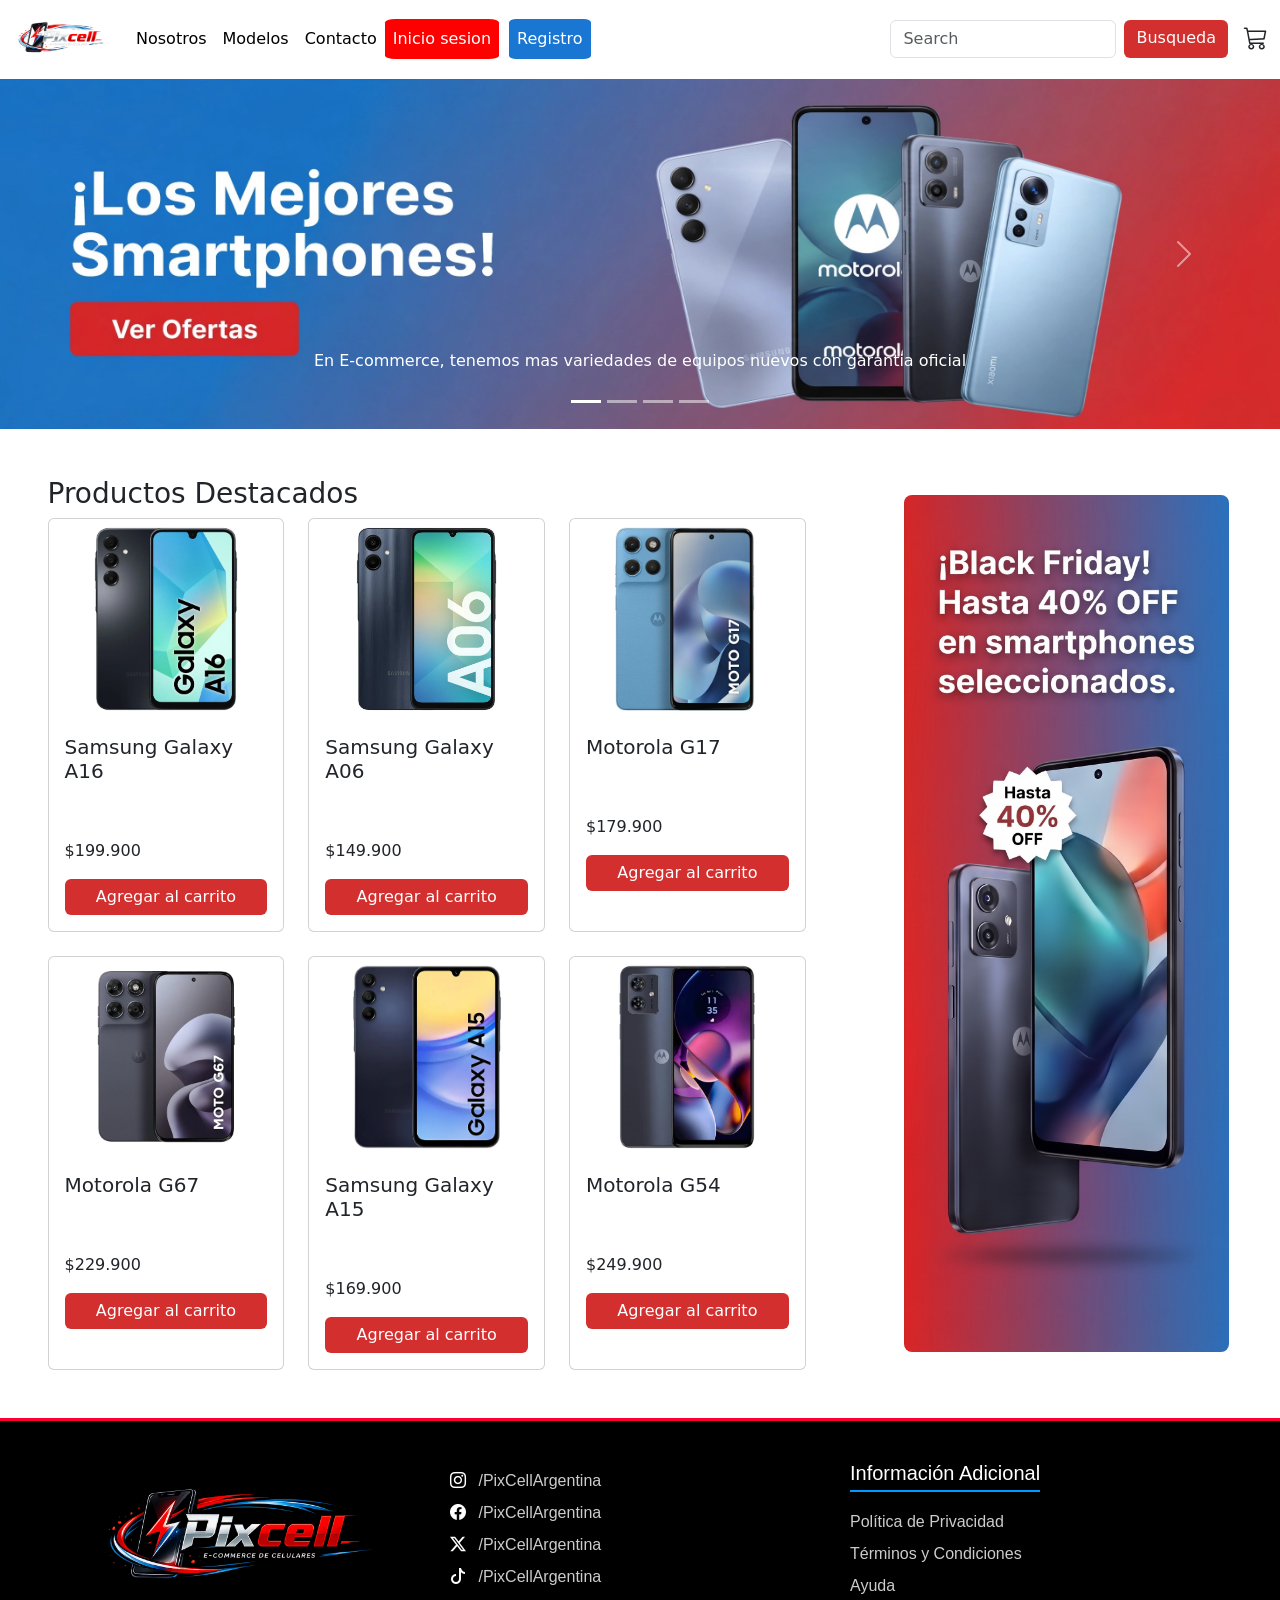
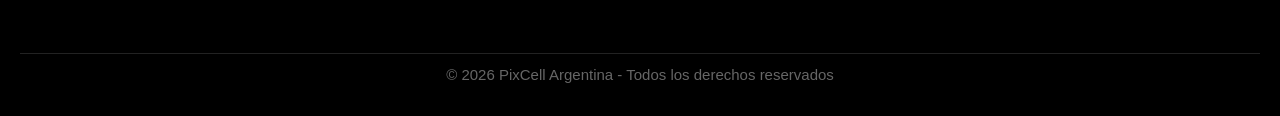
<file: index.html>
<!DOCTYPE html>
<html lang="en">

<head>
  <meta charset="UTF-8">
  <meta name="viewport" content="width=device-width, initial-scale=1.0">
  <title>E-commerce-PixCell</title>
  <link rel="icon" href="assets/Copilot_20260907_190557.png">
  <link href="https://cdn.jsdelivr.net/npm/bootstrap@5.3.8/dist/css/bootstrap.min.css" rel="stylesheet"
    integrity="sha384-sRIl4kxILFvY47J16cr9ZwB07vP4J8+LH7qKQnuqkuIAvNWLzeN8tE5YBujZqJLB" crossorigin="anonymous">
  <link rel="stylesheet" href="css/styles.css">
  <link rel="stylesheet" href="https://cdn.jsdelivr.net/npm/bootstrap-icons@1.11.3/font/bootstrap-icons.css">
  <link rel="stylesheet" href="css/footer.css">
</head>

<body>
  <header>
    <nav class="navbar navbar-expand-lg navbar-light bg-white shadow-sm">
      <div class="container-fluid">
        <a class="navbar-brand" href="index.html"><img class="logo" src="assets/Copilot_20260907_190557.png"
            width="100px" alt=""></a>
        <button class="navbar-toggler" type="button" data-bs-toggle="collapse" data-bs-target="#mynavbar">
          <span class="navbar-toggler-icon"></span>
        </button>
        <div class="collapse navbar-collapse" id="mynavbar">
          <ul class="navbar-nav me-auto">
            <li class="nav-item">
              <a class="nav-link" href="nosotros.html" target="_blank" style="color: black ;">Nosotros</a>
            </li>
            <li class="nav-item">
              <a class="nav-link" href="#productos" style="color: black;">Modelos</a>
            </li>
            <li class="nav-item">
              <a class="nav-link" href="#footer-redes" style="color: black;">Contacto</a>
            </li>
            <li class="nav-item">
              <a class="nav-link inicio-sesion" href="sesion.html" style="color: white;" target="_blank">Inicio
                sesion</a>
            </li>
            <li class="nav-item">
              <a class="nav-link registro-manuell" href="registro.html" style="color: white;"
                target="_blank">Registro</a>
            </li>
          </ul>
          <div class="d-flex align-items-center">  <!--se agrego esto para el carrito lo envuelve-->
            <form class="d-flex">
              <input class="form-control me-2" type="text" placeholder="Search">
              <a href="error.html" class="btn btn-primary" type="button">Busqueda</a>
            </form>
            <!--carrito-->
            <a href="carrito.html" class="ms-3 text-dark fs-4"> <i class="bi bi-cart3"></i></a>
          </div>
        </div>
      </div>
    </nav>
  </header>
  <main>
    <div id="carouselExampleCaptions" class="carousel slide" data-bs-ride="carousel">
      <div class="carousel-indicators">
        <button type="button" data-bs-target="#carouselExampleCaptions" data-bs-slide-to="0" class="active"
          aria-current="true" aria-label="Slide 1"></button>
        <button type="button" data-bs-target="#carouselExampleCaptions" data-bs-slide-to="1"
          aria-label="Slide 2"></button>
        <button type="button" data-bs-target="#carouselExampleCaptions" data-bs-slide-to="2"
          aria-label="Slide 3"></button>
        <button type="button" data-bs-target="#carouselExampleCaptions" data-bs-slide-to="3"
          aria-label="Slide 4"></button>
      </div>
      <div class="carousel-inner">
        <div class="carousel-item carousel-banner active">
          <img src="./assets/file.webp" class="d-block w-100" alt="...">
          <div class="carousel-caption d-none d-md-block">
            <p> En E-commerce, tenemos mas variedades de equipos nuevos con garantia oficial</p>
          </div>
        </div>
        <div class="carousel-item carousel-banner">
          <img src="./assets/WhatsApp Image 2026-09-20 at 8.49.20 PM.jpeg" class="d-block w-100" alt="...">
          <div class="carousel-caption d-none d-md-block">
            <h5>MOTO G52/POTENCIA QUE IMPRESIONA</h5>
            <p>Triple camara 50MP y bateria que dura todo el dia</p>
          </div>
        </div>
        <div class="carousel-item carousel-banner">
          <img src="./assets/motofoto6.webp" class="d-block w-100" alt="...">
          <div class="carousel-caption d-none d-md-block">
            <h5>MOTOROLA MOTO E5 PLUS</h5>
            <p>20% OFF+ envio gratis.El azul que todos</p>
          </div>
        </div>
        <div class="carousel-item carousel-banner">
          <img src="./assets/3file.webp" class="d-block w-100" alt="...">
          <div class="carousel-caption d-none d-md-block">
            <h5>SAMSUNG</h5>
            <p>Triple camara 50MP y bateria que dura todo el dia</p>
          </div>
        </div>
      </div>
      <button class="carousel-control-prev" type="button" data-bs-target="#carouselExampleCaptions"
        data-bs-slide="prev">
        <span class="carousel-control-prev-icon" aria-hidden="true"></span>
        <span class="visually-hidden">Previous</span>
      </button>
      <button class="carousel-control-next" type="button" data-bs-target="#carouselExampleCaptions"
        data-bs-slide="next">
        <span class="carousel-control-next-icon" aria-hidden="true"></span>
        <span class="visually-hidden">Next</span>
      </button>
    </div>
    <section class="destacados pt-5 pb-5" id="productos">
            <div class="container-fluid">
                <div class="row">
                    <div class="col-12 col-md-12 col-lg-12">
                        <div class="row">
                            <div class="col-lg-8">
                                <div class="row d-flex justify-content-center">
                                    <div class="col-lg-11">
                                        <h3>Productos Destacados</h3>
                                        <div class="row g-4">
                                            <article class="col-lg-4 col-md-4 col-6">
                                                <div class="card card-producto-celular">
                                                    <img src="assets/D_NQ_NP_2X_988202-MLA99854807973_112025-F.webp"
                                                        class="card-img-top" alt="...">
                                                    <div class="card-body">
                                                        <h5 class="card-title">Samsung Galaxy A16</h5>
                                                        <p class="card-text pt-5">$199.900</p>
                                                        <a href="A16.html" class="btn w-100 btn-lista">Agregar al carrito</a>
                                                    </div>
                                                </div>
                                            </article>
                                            <article class="col-lg-4 col-md-4 col-6 d-flex justify-content-center">
                                                <div class="card card-producto-celular">
                                                    <img src="assets/D_NQ_NP_2X_994299-MLA79994471007_102024-F.webp"
                                                        class="card-img-top" alt="...">
                                                    <div class="card-body">
                                                        <h5 class="card-title">Samsung Galaxy A06</h5>
                                                        <p class="card-text pt-5">$149.900</p>
                                                        <a href="A06.html" class="btn w-100 btn-lista">Agregar al carrito</a>
                                                    </div>
                                                </div>
                                            </article>
                                            <article class="col-lg-4 col-md-4 col-6 d-flex justify-content-center">
                                                <div class="card card-producto-celular">
                                                    <img src="assets/D_NQ_NP_2X_708257-MLA105493089072_012026-F.webp"
                                                        class="card-img-top" alt="...">
                                                    <div class="card-body">
                                                        <h5 class="card-title">Motorola G17</h5>
                                                        <p class="card-text pt-5">$179.900</p>
                                                        <a href="error.html" class="btn w-100 btn-lista">Agregar al carrito</a>
                                                    </div>
                                                </div>
                                            </article>
                                            <article class="col-lg-4 col-md-4 col-6 d-flex justify-content-center">
                                                <div class="card card-producto-celular">
                                                    <img src="assets/D_NQ_NP_2X_859554-MLA106048223542_022026-F.webp"
                                                        class="card-img-top" alt="...">
                                                    <div class="card-body">
                                                        <h5 class="card-title">Motorola G67</h5>
                                                        <p class="card-text pt-5">$229.900</p>
                                                        <a href="error.html" class="btn w-100 btn-lista">Agregar al carrito</a>
                                                    </div>
                                                </div>
                                            </article>
                                            <article class="col-lg-4 col-md-4 col-6 d-flex justify-content-center">
                                                <div class="card card-producto-celular">
                                                    <img src="assets/D_NQ_NP_2X_669898-MLA97107379125_112025-F.webp"
                                                        class="card-img-top" alt="...">
                                                    <div class="card-body">
                                                        <h5 class="card-title">Samsung Galaxy A15</h5>
                                                        <p class="card-text pt-5">$169.900</p>
                                                        <a href="error.html" class="btn w-100 btn-lista">Agregar al carrito</a>
                                                    </div>
                                                </div>
                                            </article>
                                            <article class="col-lg-4 col-md-4 col-6 d-lg-flex justify-content-center">
                                                <div class="card card-producto-celular">
                                                    <img src="assets/D_NQ_NP_2X_686300-MLA99461633750_112025-F.webp"
                                                        class="card-img-top" alt="...">
                                                    <div class="card-body">
                                                        <h5 class="card-title">Motorola G54</h5>
                                                        <p class="card-text pt-5">$249.900</p>
                                                        <a href="error.html" class="btn w-100 btn-lista">Agregar al carrito</a>
                                                    </div>
                                                </div>
                                            </article>
                                        </div>
                                    </div>
                                </div>
                            </div>
                            <div
                                class="col-lg-4 d-none d-lg-block d-lg-flex justify-content-center align-items-center anuncio">
                                <img src="assets/Ecommerce_banner_ad_generation_2K_20260919223920.jpeg" width="325px"
                                    alt="" class="img-fluid rounded-3">
                            </div>
                        </div>
                      </article>
            </div>

          </div>
        </div>
      </div>

    </section>
  </main>
  <footer class="footer-pixcell" id="footer-redes">
    <div class="footer-container">
      <div class="footer-col">
        <img src="assets/Copilot_20260907_190557.png" alt="Pixcell E-commerce de Celulares" class="footer-logo">
      </div>
      <div class="footer-col">
        <ul>
          <li><a href="https://www.instagram.com" target="_blank"><i class="bi bi-instagram"></i> /PixCellArgentina</a>
          </li>
          <li><a href="https://www.facebook.com" target="_blank"><i class="bi bi-facebook"></i> /PixCellArgentina</a>
          </li>
          <li><a href="https://x.com" target="_blank"><i class="bi bi-twitter-x"></i> /PixCellArgentina</a></li>
          <li><a href="https://www.tiktok.com" target="_blank"><i class="bi bi-tiktok"></i> /PixCellArgentina</a></li>
        </ul>
      </div>
      <div class="footer-col">
        <h5>Información Adicional</h5>
        <ul>
          <li><a href="#">Política de Privacidad</a></li>
          <li><a href="error.html">Términos y Condiciones</a></li>
          <li><a href="#">Ayuda</a></li>
        </ul>
      </div>
    </div>
    <div class="footer-bottom">
      <p>&copy; 2026 PixCell Argentina - Todos los derechos reservados</p>
    </div>
  </footer>
  <script src="https://cdn.jsdelivr.net/npm/bootstrap@5.3.8/dist/js/bootstrap.bundle.min.js"></script>
</body>

</html>
</file>
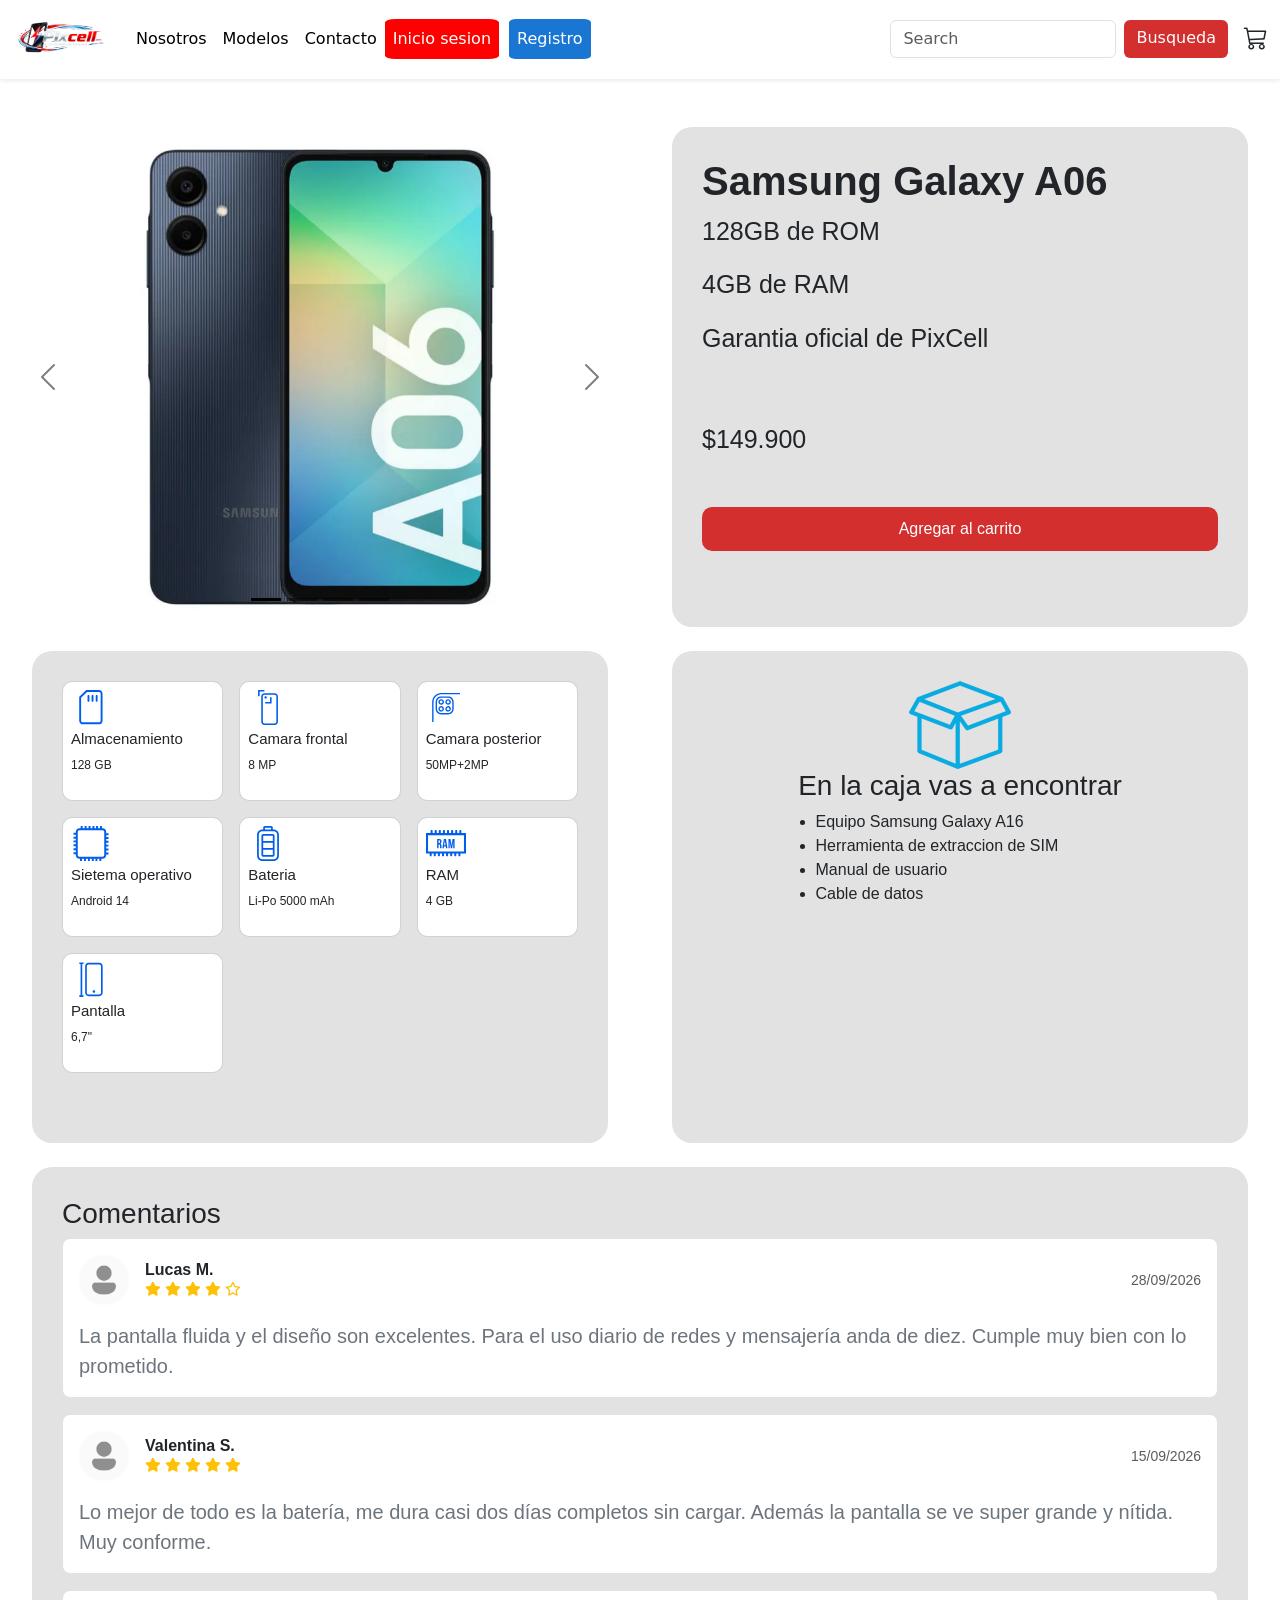
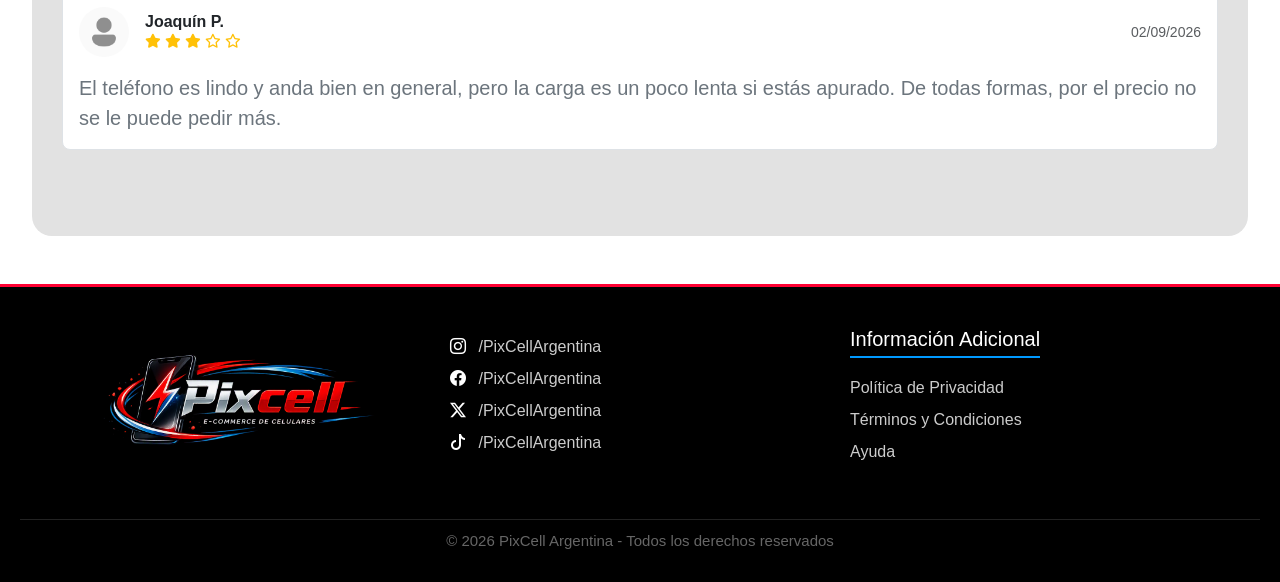
<file: A06.html>
<!DOCTYPE html>
<html lang="en">

<head>
    <meta charset="UTF-8">
    <meta name="viewport" content="width=device-width, initial-scale=1.0">
    <title>PixCell</title>
    <link rel="icon" href="assets/Copilot_20260907_190557.png">
    <link href="https://cdn.jsdelivr.net/npm/bootstrap@5.3.8/dist/css/bootstrap.min.css" rel="stylesheet"
        integrity="sha384-sRIl4kxILFvY47J16cr9ZwB07vP4J8+LH7qKQnuqkuIAvNWLzeN8tE5YBujZqJLB" crossorigin="anonymous">
    <link rel="stylesheet" href="css/styles.css">
    <link rel="stylesheet" href="https://cdn.jsdelivr.net/npm/bootstrap-icons@1.11.3/font/bootstrap-icons.css">
    <link rel="stylesheet" href="https://cdnjs.cloudflare.com/ajax/libs/font-awesome/6.5.1/css/all.min.css">
</head>

<body>


    <header>
    <nav class="navbar navbar-expand-lg navbar-light bg-white shadow-sm">
      <div class="container-fluid">
        <a class="navbar-brand" href="index.html"><img class="logo" src="assets/Copilot_20260907_190557.png"
            width="100px" alt=""></a>
        <button class="navbar-toggler" type="button" data-bs-toggle="collapse" data-bs-target="#mynavbar">
          <span class="navbar-toggler-icon"></span>
        </button>
        <div class="collapse navbar-collapse" id="mynavbar">
          <ul class="navbar-nav me-auto">
            <li class="nav-item">
              <a class="nav-link" href="nosotros.html" target="_blank" style="color: black ;">Nosotros</a>
            </li>
            <li class="nav-item">
              <a class="nav-link" href="#productos" style="color: black;">Modelos</a>
            </li>
            <li class="nav-item">
              <a class="nav-link" href="#footer-redes" style="color: black;">Contacto</a>
            </li>
            <li class="nav-item">
              <a class="nav-link inicio-sesion" href="sesion.html" style="color: white;" target="_blank">Inicio
                sesion</a>
            </li>
            <li class="nav-item">
              <a class="nav-link registro-manuell" href="registro.html" style="color: white;"
                target="_blank">Registro</a>
            </li>
          </ul>
          <div class="d-flex align-items-center">  <!--se agrego esto para el carrito lo envuelve-->
            <form class="d-flex">
              <input class="form-control me-2" type="text" placeholder="Search">
              <a href="error.html" class="btn btn-primary" type="button">Busqueda</a>
            </form>
            <!--carrito-->
            <a href="carrito.html" class="ms-3 text-dark fs-4"> <i class="bi bi-cart3"></i></a>
          </div>
        </div>
      </div>
    </nav>
  </header>
    <main>
        <section class="productos pt-5 pb-5">
            <div class="container-fluid">
                <div class="row">
                    <div class="col-12 col-md-12 col-lg-12">
                        <div class="row g-4">
                            <div class="col-lg-6 col-md-12 col-12">
                                <div class="row d-flex justify-content-center">
                                    <div class="col-lg-12">
                                        <div class="row">
                                            <div id="carouselExampleIndicators" class="carousel slide carousel-dark">
                                                <div class="carousel-indicators">
                                                    <button type="button" data-bs-target="#carouselExampleIndicators"
                                                        data-bs-slide-to="0" class="active" aria-current="true"
                                                        aria-label="Slide 1"></button>
                                                    <button type="button" data-bs-target="#carouselExampleIndicators"
                                                        data-bs-slide-to="1" aria-label="Slide 2"></button>
                                                    <button type="button" data-bs-target="#carouselExampleIndicators"
                                                        data-bs-slide-to="2" aria-label="Slide 3"></button>
                                                    <button type="button" data-bs-target="#carouselExampleIndicators"
                                                        data-bs-slide-to="3" aria-label="Slide 4"></button>
                                                </div>
                                                <div class="carousel-inner">
                                                    <div class="carousel-item carousel-celular active">
                                                        <img src="assets/D_NQ_NP_2X_994299-MLA79994471007_102024-F.webp"
                                                            class=" d-block img-celular" alt="...">
                                                    </div>
                                                    <div class="carousel-item carousel-celular">
                                                        <img src="assets/D_NQ_NP_2X_964638-MLA79744026304_102024-F.webp"
                                                            class="d-block img-celular" alt="...">
                                                    </div>
                                                    <div class="carousel-item carousel-celular ">
                                                        <img src="assets/D_NQ_NP_2X_928700-MLA79743851346_102024-F.webp"
                                                            class="d-block img-celular" alt="...">
                                                    </div>
                                                    <div class="carousel-item carousel-celular ">
                                                        <video src="assets/A06video.mp4" class="d-block img-celular"
                                                            controls poster="assets/videoframe_24069.png"></video>
                                                    </div>
                                                </div>
                                                <button class="carousel-control-prev" type="button"
                                                    data-bs-target="#carouselExampleIndicators" data-bs-slide="prev">
                                                    <span class="carousel-control-prev-icon" aria-hidden="true"></span>
                                                    <span class="visually-hidden">Previous</span>
                                                </button>
                                                <button class="carousel-control-next" type="button"
                                                    data-bs-target="#carouselExampleIndicators" data-bs-slide="next">
                                                    <span class="carousel-control-next-icon" aria-hidden="true"></span>
                                                    <span class="visually-hidden">Next</span>
                                                </button>
                                            </div>
                                        </div>
                                    </div>
                                </div>
                            </div>
                            <div
                                class="col-lg-6 col-md-12 col-12 d-flex justify-content-center align-items-center presentacion-celular">
                                <div class="nube">
                                    <h2>Samsung Galaxy A06</h2>
                                    <p>128GB de ROM</p>
                                    <p>4GB de RAM</p>
                                    <p>Garantia oficial de PixCell</p>
                                    <span class="d-block pt-5 pb-5">$149.900</span>
                                    <a class="btn-compra" href="carrito.html">Agregar al carrito</a>

                                </div>
                            </div>
                            <div
                                class="col-lg-6 col-md-12 col-12 d-flex justify-content-center align-items-center presentacion-celular">
                                <div class="nube">
                                    <div class="row">
                                        <div class="col-lg-12 col-md-12 col-12">
                                            <div class="row g-3">
                                                <article class="col-lg-4 col-md-4 col-6">
                                                    <div class="card card-detalle-producto p-2">
                                                        <img src="assets/icon-storage.svg" class="card-img-top"
                                                            alt="...">
                                                        <div class="card-body-detalles">
                                                            <h5 class="card-title">Almacenamiento</h5>
                                                            <p class="card-text">128 GB</p>

                                                        </div>
                                                    </div>
                                                </article>
                                                <article class="col-lg-4 col-md-4 col-6 d-flex justify-content-center">
                                                    <div class="card card-detalle-producto p-2">
                                                        <img src="assets/icon-front-camera.svg" class="card-img-top"
                                                            alt="...">
                                                        <div class="card-body-detalles">
                                                            <h5 class="card-title">Camara frontal</h5>
                                                            <p class="card-text">8 MP</p>

                                                        </div>
                                                    </div>
                                                </article>
                                                <article class="col-lg-4 col-md-4 col-6 d-flex justify-content-center">
                                                    <div class="card card-detalle-producto p-2">
                                                        <img src="assets/icon-back-camera.svg" class="card-img-top"
                                                            alt="...">
                                                        <div class="card-body-detalles">
                                                            <h5 class="card-title">Camara posterior</h5>
                                                            <p class="card-text">50MP+2MP</p>

                                                        </div>
                                                    </div>
                                                </article>
                                                <article class="col-lg-4 col-md-4 col-6 d-flex justify-content-center">
                                                    <div class="card card-detalle-producto p-2">
                                                        <img src="assets/icon-os.svg" class="card-img-top" alt="...">
                                                        <div class="card-body-detalles">
                                                            <h5 class="card-title">Sietema operativo</h5>
                                                            <p class="card-text">Android 14</p>

                                                        </div>
                                                    </div>
                                                </article>
                                                <article class="col-lg-4 col-md-4 col-6 d-flex justify-content-center">
                                                    <div class="card card-detalle-producto p-2">
                                                        <img src="assets/icon-battery.svg" class="card-img-top"
                                                            alt="...">
                                                        <div class="card-body-detalles">
                                                            <h5 class="card-title">Bateria</h5>
                                                            <p class="card-text">Li-Po 5000 mAh</p>

                                                        </div>
                                                    </div>
                                                </article>
                                                <article
                                                    class="col-lg-4 col-md-4 col-6 d-lg-flex justify-content-center">
                                                    <div class="card card-detalle-producto p-2">
                                                        <img src="assets/icon-ram.svg" class="card-img-top" alt="...">
                                                        <div class="card-body-detalles">
                                                            <h5 class="card-title">RAM</h5>
                                                            <p class="card-text">4 GB</p>

                                                        </div>
                                                    </div>
                                                </article>
                                                <article
                                                    class="col-lg-4 col-md-4 col-6 d-lg-flex justify-content-center">
                                                    <div class="card card-detalle-producto p-2">
                                                        <img src="assets/icon-screen.svg" class="card-img-top"
                                                            alt="...">
                                                        <div class="card-body-detalles">
                                                            <h5 class="card-title">Pantalla</h5>
                                                            <p class="card-text">6,7"</p>

                                                        </div>
                                                    </div>
                                                </article>
                                            </div>
                                        </div>
                                    </div>

                                </div>
                            </div>
                            <div class="col-lg-6 d-flex justify-content-center align-items-center presentacion-celular">
                                <div class="nube">
                                    <div class="contenido-de-caja">
                                        <img src="assets/caja.png" alt="">
                                        <h3>En la caja vas a encontrar</h3>
                                        <ul>
                                            <li>Equipo Samsung Galaxy A16</li>
                                            <li>Herramienta de extraccion de SIM</li>
                                            <li>Manual de usuario</li>
                                            <li>Cable de datos</li>
                                        </ul>
                                    </div>
                                </div>
                            </div>
                            <div
                                class="col-lg-12 d-flex justify-content-center align-items-center presentacion-celular">
                                <div class="nube">
                                    <div class="comentarios">
                                        <h3>Comentarios</h3>
                                        <div>
                                            <!-- Comentario 1: 4 Estrellas (Buena relación precio/calidad) -->
                                            <div class="col-12 mb-3">
                                                <div class="card h-100 border light-bg shadow-none rounded-3">
                                                    <div class="card-body texto-comentario">
                                                        <div
                                                            class="d-flex align-items-center mb-3 comentario-personalizado">
                                                            <img src="assets/icon-7797704_1280.png"
                                                                class="rounded-circle avatar me-3" alt="Lucas M.">
                                                            <div class="flex-grow-1">
                                                                <h6 class="mb-0 fw-bold">Lucas M.</h6>
                                                                <div class="estrellas small text-warning">
                                                                    <i class="fa-solid fa-star"></i>
                                                                    <i class="fa-solid fa-star"></i>
                                                                    <i class="fa-solid fa-star"></i>
                                                                    <i class="fa-solid fa-star"></i>
                                                                    <i class="fa-regular fa-star"></i>
                                                                </div>
                                                            </div>
                                                            <small class="text-muted">28/09/2026</small>
                                                        </div>
                                                        <p class="card-text text-secondary mb-0">
                                                            La pantalla fluida y el diseño son excelentes. Para el uso
                                                            diario de redes y mensajería anda de diez. Cumple muy bien
                                                            con lo prometido.
                                                        </p>
                                                    </div>
                                                </div>
                                            </div>

                                            <!-- Comentario 2: 5 Estrellas (Énfasis en Batería) -->
                                            <div class="col-12 mb-3">
                                                <div class="card h-100 border light-bg shadow-none rounded-3">
                                                    <div class="card-body texto-comentario">
                                                        <div
                                                            class="d-flex align-items-center mb-3 comentario-personalizado">
                                                            <img src="assets/icon-7797704_1280.png"
                                                                class="rounded-circle avatar me-3" alt="Valentina S.">
                                                            <div class="flex-grow-1">
                                                                <h6 class="mb-0 fw-bold">Valentina S.</h6>
                                                                <div class="estrellas small text-warning">
                                                                    <i class="fa-solid fa-star"></i>
                                                                    <i class="fa-solid fa-star"></i>
                                                                    <i class="fa-solid fa-star"></i>
                                                                    <i class="fa-solid fa-star"></i>
                                                                    <i class="fa-solid fa-star"></i>
                                                                </div>
                                                            </div>
                                                            <small class="text-muted">15/09/2026</small>
                                                        </div>
                                                        <p class="card-text text-secondary mb-0">
                                                            Lo mejor de todo es la batería, me dura casi dos días
                                                            completos sin cargar. Además la pantalla se ve super grande
                                                            y nítida. Muy conforme.
                                                        </p>
                                                    </div>
                                                </div>
                                            </div>

                                            <!-- Comentario 3: 3 Estrellas (Crítica constructiva / Usuario exigente) -->
                                            <div class="col-12 mb-3">
                                                <div class="card h-100 border light-bg shadow-none rounded-3">
                                                    <div class="card-body texto-comentario">
                                                        <div
                                                            class="d-flex align-items-center mb-3 comentario-personalizado">
                                                            <img src="assets/icon-7797704_1280.png"
                                                                class="rounded-circle avatar me-3" alt="Joaquín P.">
                                                            <div class="flex-grow-1">
                                                                <h6 class="mb-0 fw-bold">Joaquín P.</h6>
                                                                <div class="estrellas small text-warning">
                                                                    <i class="fa-solid fa-star"></i>
                                                                    <i class="fa-solid fa-star"></i>
                                                                    <i class="fa-solid fa-star"></i>
                                                                    <i class="fa-regular fa-star"></i>
                                                                    <i class="fa-regular fa-star"></i>
                                                                </div>
                                                            </div>
                                                            <small class="text-muted">02/09/2026</small>
                                                        </div>
                                                        <p class="card-text text-secondary mb-0">
                                                            El teléfono es lindo y anda bien en general, pero la carga
                                                            es un poco lenta si estás apurado. De todas formas, por el
                                                            precio no se le puede pedir más.
                                                        </p>
                                                    </div>
                                                </div>
                                            </div>
                                        </div>

                                    </div>
                                </div>
                            </div>
                        </div>

                    </div>
                </div>
            </div>

        </section>
    </main>
    <footer class="footer-pixcell" id="footer-redes">
        <div class="footer-container">
            <div class="footer-col">
                <img src="assets/Copilot_20260907_190557.png" alt="Pixcell E-commerce de Celulares" class="footer-logo">
            </div>
            <div class="footer-col">
                <ul>
                    <li><a href="https://www.instagram.com" target="_blank"><i class="bi bi-instagram"></i>
                            /PixCellArgentina</a>
                    </li>
                    <li><a href="https://www.facebook.com" target="_blank"><i class="bi bi-facebook"></i>
                            /PixCellArgentina</a>
                    </li>
                    <li><a href="https://x.com" target="_blank"><i class="bi bi-twitter-x"></i> /PixCellArgentina</a>
                    </li>
                    <li><a href="https://www.tiktok.com" target="_blank"><i class="bi bi-tiktok"></i>
                            /PixCellArgentina</a></li>
                </ul>
            </div>
            <div class="footer-col">
                <h5>Información Adicional</h5>
                <ul>
                    <li><a href="#">Política de Privacidad</a></li>
                    <li><a href="error.html">Términos y Condiciones</a></li>
                    <li><a href="#">Ayuda</a></li>
                </ul>
            </div>
        </div>
        <div class="footer-bottom">
            <p>&copy; 2026 PixCell Argentina - Todos los derechos reservados</p>
        </div>
    </footer>
    <script src="https://cdn.jsdelivr.net/npm/bootstrap@5.3.8/dist/js/bootstrap.bundle.min.js"></script>
</body>

</html>
</file>
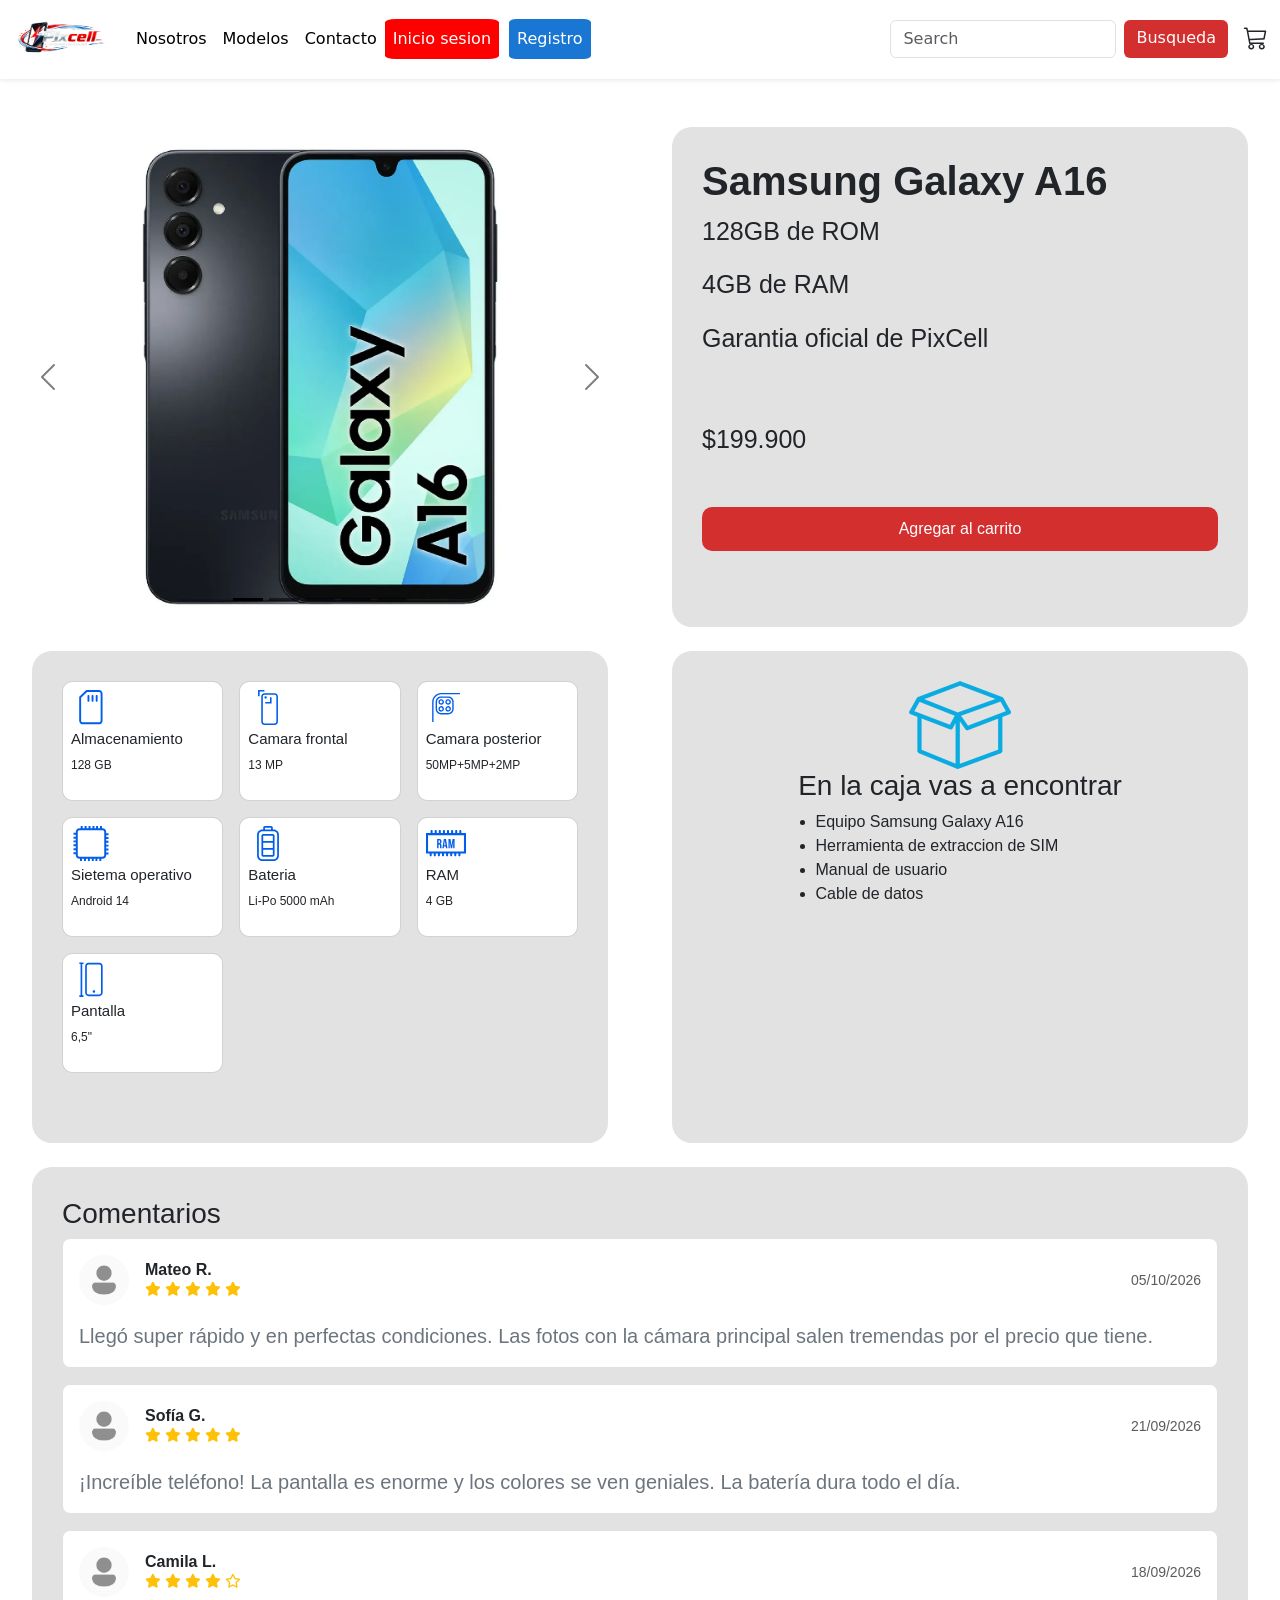
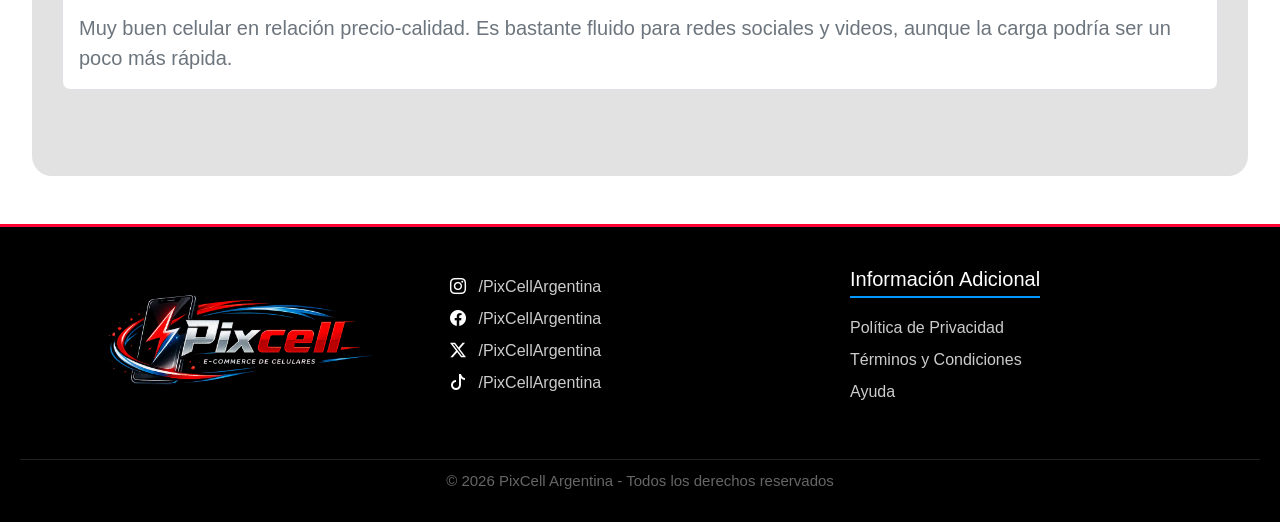
<file: A16.html>
<!DOCTYPE html>
<html lang="en">

<head>
    <meta charset="UTF-8">
    <meta name="viewport" content="width=device-width, initial-scale=1.0">
    <title>PixCell</title>
    <link rel="icon" href="assets/Copilot_20260907_190557.png">
    <link href="https://cdn.jsdelivr.net/npm/bootstrap@5.3.8/dist/css/bootstrap.min.css" rel="stylesheet"
        integrity="sha384-sRIl4kxILFvY47J16cr9ZwB07vP4J8+LH7qKQnuqkuIAvNWLzeN8tE5YBujZqJLB" crossorigin="anonymous">
    <link rel="stylesheet" href="css/styles.css">
    <link rel="stylesheet" href="https://cdn.jsdelivr.net/npm/bootstrap-icons@1.11.3/font/bootstrap-icons.css">
    <link rel="stylesheet" href="https://cdnjs.cloudflare.com/ajax/libs/font-awesome/6.5.1/css/all.min.css">
</head>

<body>


    <header>
    <nav class="navbar navbar-expand-lg navbar-light bg-white shadow-sm">
      <div class="container-fluid">
        <a class="navbar-brand" href="index.html"><img class="logo" src="assets/Copilot_20260907_190557.png"
            width="100px" alt=""></a>
        <button class="navbar-toggler" type="button" data-bs-toggle="collapse" data-bs-target="#mynavbar">
          <span class="navbar-toggler-icon"></span>
        </button>
        <div class="collapse navbar-collapse" id="mynavbar">
          <ul class="navbar-nav me-auto">
            <li class="nav-item">
              <a class="nav-link" href="nosotros.html" target="_blank" style="color: black ;">Nosotros</a>
            </li>
            <li class="nav-item">
              <a class="nav-link" href="#productos" style="color: black;">Modelos</a>
            </li>
            <li class="nav-item">
              <a class="nav-link" href="#footer-redes" style="color: black;">Contacto</a>
            </li>
            <li class="nav-item">
              <a class="nav-link inicio-sesion" href="sesion.html" style="color: white;" target="_blank">Inicio
                sesion</a>
            </li>
            <li class="nav-item">
              <a class="nav-link registro-manuell" href="registro.html" style="color: white;"
                target="_blank">Registro</a>
            </li>
          </ul>
          <div class="d-flex align-items-center">  <!--se agrego esto para el carrito lo envuelve-->
            <form class="d-flex">
              <input class="form-control me-2" type="text" placeholder="Search">
              <a href="error.html" class="btn btn-primary" type="button">Busqueda</a>
            </form>
            <!--carrito-->
            <a href="carrito.html" class="ms-3 text-dark fs-4"> <i class="bi bi-cart3"></i></a>
          </div>
        </div>
      </div>
    </nav>
  </header>
    <main>
        <section class="productos pt-5 pb-5">
            <div class="container-fluid">
                <div class="row">
                    <div class="col-12 col-md-12 col-lg-12">
                        <div class="row g-4">
                            <div class="col-lg-6 col-md-12 col-12">
                                <div class="row d-flex justify-content-center">
                                    <div class="col-lg-12">
                                        <div class="row">
                                            <div id="carouselExampleIndicators" class="carousel slide carousel-dark">
                                                <div class="carousel-indicators">
                                                    <button type="button" data-bs-target="#carouselExampleIndicators"
                                                        data-bs-slide-to="0" class="active" aria-current="true"
                                                        aria-label="Slide 1"></button>
                                                    <button type="button" data-bs-target="#carouselExampleIndicators"
                                                        data-bs-slide-to="1" aria-label="Slide 2"></button>
                                                    <button type="button" data-bs-target="#carouselExampleIndicators"
                                                        data-bs-slide-to="2" aria-label="Slide 3"></button>
                                                    <button type="button" data-bs-target="#carouselExampleIndicators"
                                                        data-bs-slide-to="3" aria-label="Slide 4"></button>
                                                    <button type="button" data-bs-target="#carouselExampleIndicators"
                                                        data-bs-slide-to="4" aria-label="Slide 5"></button>
                                                </div>
                                                <div class="carousel-inner">
                                                    <div class="carousel-item carousel-celular active">
                                                        <img src="assets/D_NQ_NP_2X_988202-MLA99854807973_112025-F.webp"
                                                            class=" d-block img-celular" alt="...">
                                                    </div>
                                                    <div class="carousel-item carousel-celular">
                                                        <img src="assets/galaxy-a16-black-frontside.png"
                                                            class="d-block img-celular" alt="...">
                                                    </div>
                                                    <div class="carousel-item carousel-celular ">
                                                        <img src="assets/galaxy-a16-black-back.png"
                                                            class="d-block img-celular" alt="...">
                                                    </div>
                                                    <div class="carousel-item carousel-celular ">
                                                        <img src="assets/galaxy-a16-black-side.png"
                                                            class="d-block img-celular" alt="...">
                                                    </div>
                                                    <div class="carousel-item carousel-celular ">
                                                        <video src="assets/A16video.mp4" class="d-block img-celular"
                                                            controls poster="assets/videoframe_24667.png"></video>
                                                    </div>
                                                </div>
                                                <button class="carousel-control-prev" type="button"
                                                    data-bs-target="#carouselExampleIndicators" data-bs-slide="prev">
                                                    <span class="carousel-control-prev-icon" aria-hidden="true"></span>
                                                    <span class="visually-hidden">Previous</span>
                                                </button>
                                                <button class="carousel-control-next" type="button"
                                                    data-bs-target="#carouselExampleIndicators" data-bs-slide="next">
                                                    <span class="carousel-control-next-icon" aria-hidden="true"></span>
                                                    <span class="visually-hidden">Next</span>
                                                </button>
                                            </div>
                                        </div>
                                    </div>
                                </div>
                            </div>
                            <div
                                class="col-lg-6 col-md-12 col-12 d-flex justify-content-center align-items-center presentacion-celular">
                                <div class="nube">
                                    <h2>Samsung Galaxy A16</h2>
                                    <p>128GB de ROM</p>
                                    <p>4GB de RAM</p>
                                    <p>Garantia oficial de PixCell</p>
                                    <span class="d-block pt-5 pb-5">$199.900</span>
                                    <a class="btn-compra" href="carrito.html">Agregar al carrito</a>

                                </div>
                            </div>
                            <div
                                class="col-lg-6 col-md-12 col-12 d-flex justify-content-center align-items-center presentacion-celular">
                                <div class="nube">
                                    <div class="row">
                                        <div class="col-lg-12 col-md-12 col-12">
                                            <div class="row g-3">
                                                <article class="col-lg-4 col-md-4 col-6">
                                                    <div class="card card-detalle-producto p-2">
                                                        <img src="assets/icon-storage.svg" class="card-img-top"
                                                            alt="...">
                                                        <div class="card-body-detalles">
                                                            <h5 class="card-title">Almacenamiento</h5>
                                                            <p class="card-text">128 GB</p>

                                                        </div>
                                                    </div>
                                                </article>
                                                <article class="col-lg-4 col-md-4 col-6 d-flex justify-content-center">
                                                    <div class="card card-detalle-producto p-2">
                                                        <img src="assets/icon-front-camera.svg" class="card-img-top"
                                                            alt="...">
                                                        <div class="card-body-detalles">
                                                            <h5 class="card-title">Camara frontal</h5>
                                                            <p class="card-text">13 MP</p>

                                                        </div>
                                                    </div>
                                                </article>
                                                <article class="col-lg-4 col-md-4 col-6 d-flex justify-content-center">
                                                    <div class="card card-detalle-producto p-2">
                                                        <img src="assets/icon-back-camera.svg" class="card-img-top"
                                                            alt="...">
                                                        <div class="card-body-detalles">
                                                            <h5 class="card-title">Camara posterior</h5>
                                                            <p class="card-text">50MP+5MP+2MP</p>

                                                        </div>
                                                    </div>
                                                </article>
                                                <article class="col-lg-4 col-md-4 col-6 d-flex justify-content-center">
                                                    <div class="card card-detalle-producto p-2">
                                                        <img src="assets/icon-os.svg" class="card-img-top" alt="...">
                                                        <div class="card-body-detalles">
                                                            <h5 class="card-title">Sietema operativo</h5>
                                                            <p class="card-text">Android 14</p>

                                                        </div>
                                                    </div>
                                                </article>
                                                <article class="col-lg-4 col-md-4 col-6 d-flex justify-content-center">
                                                    <div class="card card-detalle-producto p-2">
                                                        <img src="assets/icon-battery.svg" class="card-img-top"
                                                            alt="...">
                                                        <div class="card-body-detalles">
                                                            <h5 class="card-title">Bateria</h5>
                                                            <p class="card-text">Li-Po 5000 mAh</p>

                                                        </div>
                                                    </div>
                                                </article>
                                                <article
                                                    class="col-lg-4 col-md-4 col-6 d-lg-flex justify-content-center">
                                                    <div class="card card-detalle-producto p-2">
                                                        <img src="assets/icon-ram.svg" class="card-img-top" alt="...">
                                                        <div class="card-body-detalles">
                                                            <h5 class="card-title">RAM</h5>
                                                            <p class="card-text">4 GB</p>

                                                        </div>
                                                    </div>
                                                </article>
                                                <article
                                                    class="col-lg-4 col-md-4 col-6 d-lg-flex justify-content-center">
                                                    <div class="card card-detalle-producto p-2">
                                                        <img src="assets/icon-screen.svg" class="card-img-top"
                                                            alt="...">
                                                        <div class="card-body-detalles">
                                                            <h5 class="card-title">Pantalla</h5>
                                                            <p class="card-text">6,5"</p>

                                                        </div>
                                                    </div>
                                                </article>
                                            </div>
                                        </div>
                                    </div>

                                </div>
                            </div>
                            <div class="col-lg-6 d-flex justify-content-center align-items-center presentacion-celular">
                                <div class="nube">
                                    <div class="contenido-de-caja">
                                        <img src="assets/caja.png" alt="">
                                        <h3>En la caja vas a encontrar</h3>
                                        <ul>
                                            <li>Equipo Samsung Galaxy A16</li>
                                            <li>Herramienta de extraccion de SIM</li>
                                            <li>Manual de usuario</li>
                                            <li>Cable de datos</li>
                                        </ul>
                                    </div>
                                </div>
                            </div>
                            <div
                                class="col-lg-12 d-flex justify-content-center align-items-center presentacion-celular">
                                <div class="nube">
                                    <div class="comentarios">
                                        <h3>Comentarios</h3>
                                        <div>
                                            <div class="col-12 mb-3">
                                                <div class="card h-100 border light-bg shadow-none rounded-3">
                                                    <div class="card-body texto-comentario">
                                                        <div
                                                            class="d-flex align-items-center mb-3 comentario-personalizado">
                                                            <img src="assets/icon-7797704_1280.png"
                                                                class="rounded-circle avatar me-3" alt="Mateo R.">
                                                            <div class="flex-grow-1">
                                                                <h6 class="mb-0 fw-bold">Mateo R.</h6>
                                                                <div class="estrellas small text-warning">
                                                                    <i class="fa-solid fa-star"></i>
                                                                    <i class="fa-solid fa-star"></i>
                                                                    <i class="fa-solid fa-star"></i>
                                                                    <i class="fa-solid fa-star"></i>
                                                                    <i class="fa-solid fa-star"></i>
                                                                </div>
                                                            </div>
                                                            <small class="text-muted">05/10/2026</small>
                                                        </div>
                                                        <p class="card-text text-secondary mb-0">
                                                            Llegó super rápido y en perfectas condiciones. Las fotos con
                                                            la cámara principal salen tremendas por el precio que tiene.
                                                        </p>
                                                    </div>
                                                </div>
                                            </div>
                                            <div class="col-12 mb-3">
                                                <div class="card h-100 border light-bg shadow-none rounded-3">
                                                    <div class="card-body texto-comentario">
                                                        <div
                                                            class="d-flex align-items-center mb-3 comentario-personalizado">
                                                            <img src="assets/icon-7797704_1280.png"
                                                                class="rounded-circle avatar me-3" alt="Sofía G.">
                                                            <div class="flex-grow-1">
                                                                <h6 class="mb-0 fw-bold">Sofía G.</h6>
                                                                <div class="estrellas small">
                                                                    <i class="fa-solid fa-star"></i>
                                                                    <i class="fa-solid fa-star"></i>
                                                                    <i class="fa-solid fa-star"></i>
                                                                    <i class="fa-solid fa-star"></i>
                                                                    <i class="fa-solid fa-star"></i>
                                                                </div>
                                                            </div>
                                                            <small class="text-muted">21/09/2026</small>
                                                        </div>
                                                        <p class="card-text text-secondary mb-0">
                                                            ¡Increíble teléfono! La pantalla es enorme y los colores se
                                                            ven geniales. La batería dura todo el día.
                                                        </p>
                                                    </div>
                                                </div>
                                            </div>
                                            <div class="col-12 mb-3">
                                                <div class="card h-100 border light-bg shadow-none rounded-3">
                                                    <div class="card-body texto-comentario">
                                                        <div
                                                            class="d-flex align-items-center mb-3 comentario-personalizado">
                                                            <img src="assets/icon-7797704_1280.png"
                                                                class="rounded-circle avatar me-3" alt="Camila L.">
                                                            <div class="flex-grow-1">
                                                                <h6 class="mb-0 fw-bold">Camila L.</h6>
                                                                <div class="estrellas small text-warning">
                                                                    <i class="fa-solid fa-star"></i>
                                                                    <i class="fa-solid fa-star"></i>
                                                                    <i class="fa-solid fa-star"></i>
                                                                    <i class="fa-solid fa-star"></i>
                                                                    <i class="fa-regular fa-star"></i>
                                                                    <!-- Estrella vacía -->
                                                                </div>
                                                            </div>
                                                            <small class="text-muted">18/09/2026</small>
                                                        </div>
                                                        <p class="card-text text-secondary mb-0">
                                                            Muy buen celular en relación precio-calidad. Es bastante
                                                            fluido para redes sociales y videos, aunque la carga podría
                                                            ser un poco más rápida.
                                                        </p>
                                                    </div>
                                                </div>
                                            </div>
                                        </div>

                                    </div>
                                </div>
                            </div>
                        </div>

                    </div>
                </div>
            </div>

        </section>
    </main>
    <footer class="footer-pixcell" id="footer-redes">
        <div class="footer-container">
            <div class="footer-col">
                <img src="assets/Copilot_20260907_190557.png" alt="Pixcell E-commerce de Celulares" class="footer-logo">
            </div>
            <div class="footer-col">
                <ul>
                    <li><a href="https://www.instagram.com" target="_blank"><i class="bi bi-instagram"></i>
                            /PixCellArgentina</a>
                    </li>
                    <li><a href="https://www.facebook.com" target="_blank"><i class="bi bi-facebook"></i>
                            /PixCellArgentina</a>
                    </li>
                    <li><a href="https://x.com" target="_blank"><i class="bi bi-twitter-x"></i> /PixCellArgentina</a>
                    </li>
                    <li><a href="https://www.tiktok.com" target="_blank"><i class="bi bi-tiktok"></i>
                            /PixCellArgentina</a></li>
                </ul>
            </div>
            <div class="footer-col">
                <h5>Información Adicional</h5>
                <ul>
                    <li><a href="#">Política de Privacidad</a></li>
                    <li><a href="error.html">Términos y Condiciones</a></li>
                    <li><a href="#">Ayuda</a></li>
                </ul>
            </div>
        </div>
        <div class="footer-bottom">
            <p>&copy; 2026 PixCell Argentina - Todos los derechos reservados</p>
        </div>
    </footer>
    <script src="https://cdn.jsdelivr.net/npm/bootstrap@5.3.8/dist/js/bootstrap.bundle.min.js"></script>
</body>

</html>
</file>
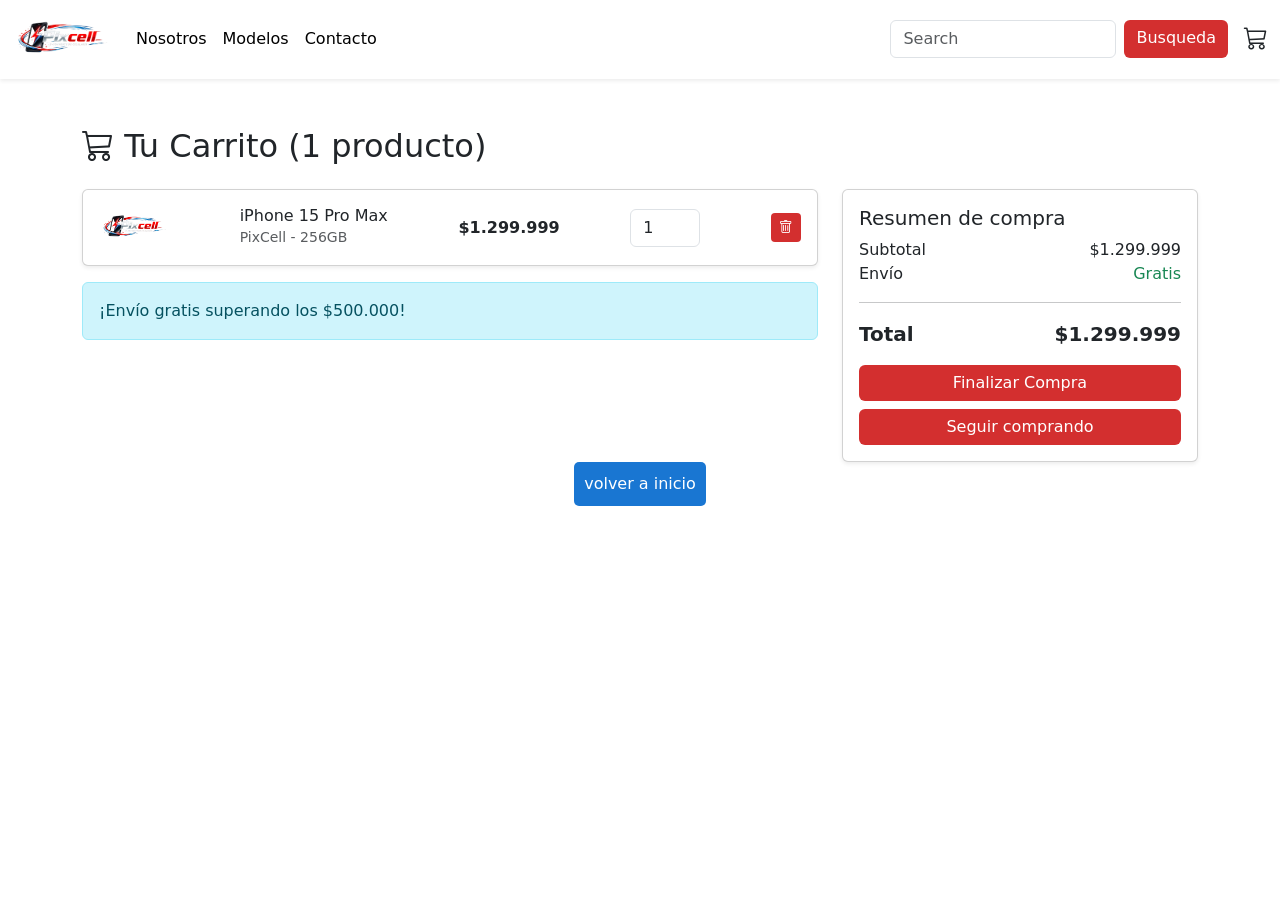
<file: carrito.html>
<!DOCTYPE html>
<html lang="en">
<head>
  <meta charset="UTF-8">
  <meta name="viewport" content="width=device-width, initial-scale=1.0">
  <title>Carrito - PixCell</title>
  <link rel="icon" href="assets/Copilot_20260907_190557.png">
  <link href="https://cdn.jsdelivr.net/npm/bootstrap@5.3.8/dist/css/bootstrap.min.css" rel="stylesheet">
  <link rel="stylesheet" href="https://cdn.jsdelivr.net/npm/bootstrap-icons@1.11.3/font/bootstrap-icons.css">
  <link rel="stylesheet" href="css/styles.css">
  <link rel="stylesheet" href="css/footer.css">
</head>
<body>

<header>
  <nav class="navbar navbar-expand-lg navbar-light bg-white shadow-sm">
    <div class="container-fluid">
      <a class="navbar-brand" href="index.html"><img class="logo" src="assets/Copilot_20260907_190557.png" width="100px" alt=""></a>
      <button class="navbar-toggler" type="button" data-bs-toggle="collapse" data-bs-target="#mynavbar">
        <span class="navbar-toggler-icon"></span>
      </button>
      <div class="collapse navbar-collapse" id="mynavbar">
        <ul class="navbar-nav me-auto">
          <li class="nav-item"><a class="nav-link" href="nosotros.html" target="_blank" style="color: black;">Nosotros</a></li>
          <li class="nav-item"><a class="nav-link" href="index.html#productos" style="color: black;">Modelos</a></li>
          <li class="nav-item"><a class="nav-link" href="#footer-redes" style="color: black;">Contacto</a></li>
        </ul>
        <div class="d-flex align-items-center">
          <form class="d-flex">
            <input class="form-control me-2" type="text" placeholder="Search">
            <a href="error.html" class="btn btn-primary" type="button">Busqueda</a>
          </form>
          <a href="carrito.html" class="ms-3 text-dark fs-4">
            <i class="bi bi-cart3"></i>
          </a>
        </div>
      </div>
    </div>
  </nav>
</header>

<!-- MAQUETADO DEL CARRITO -->
<main class="container my-5">
  <h2 class="mb-4"><i class="bi bi-cart3"></i> Tu Carrito (1 producto)</h2>
  
  <div class="row">
    <!-- Productos -->
    <div class="col-lg-8">
      <div class="card mb-3 shadow-sm">
        <div class="card-body d-flex flex-wrap justify-content-between align-items-center gap-2">
          <img src="assets/Copilot_20260907_190557.png" width="70" class="rounded">
          <div>
            <h6 class="mb-0">iPhone 15 Pro Max</h6>
            <small class="text-muted">PixCell - 256GB</small>
          </div>
          <span class="fw-bold">$1.299.999</span>
          <input type="number" value="1" min="1" class="form-control" style="width:70px">
          <button class="btn btn-outline-danger btn-sm"><i class="bi bi-trash"></i></button>
        </div>
      </div>
      
      <div class="alert alert-info">¡Envío gratis superando los $500.000!</div>
    </div>

    <!-- Resumen -->
    <div class="col-lg-4">
      <div class="card shadow-sm">
        <div class="card-body">
          <h5>Resumen de compra</h5>
          <div class="d-flex justify-content-between"><span>Subtotal</span><span>$1.299.999</span></div>
          <div class="d-flex justify-content-between"><span>Envío</span><span class="text-success">Gratis</span></div>
          <hr>
          <div class="d-flex justify-content-between fw-bold fs-5"><span>Total</span><span>$1.299.999</span></div>
          <a href="error.html" class="btn btn-primary w-100 mt-3">Finalizar Compra</a>
          <a href="index.html" class="btn btn-outline-secondary w-100 mt-2">Seguir comprando</a>
        </div>
      </div>
    </div>
  </div>
  <div class="volver-inicio">
        <a href="index.html" class="btn btn-primary">volver a inicio</a>
    </div>
</main>

<script src="https://cdn.jsdelivr.net/npm/bootstrap@5.3.8/dist/js/bootstrap.bundle.min.js"></script>
</body>
</html>
</file>
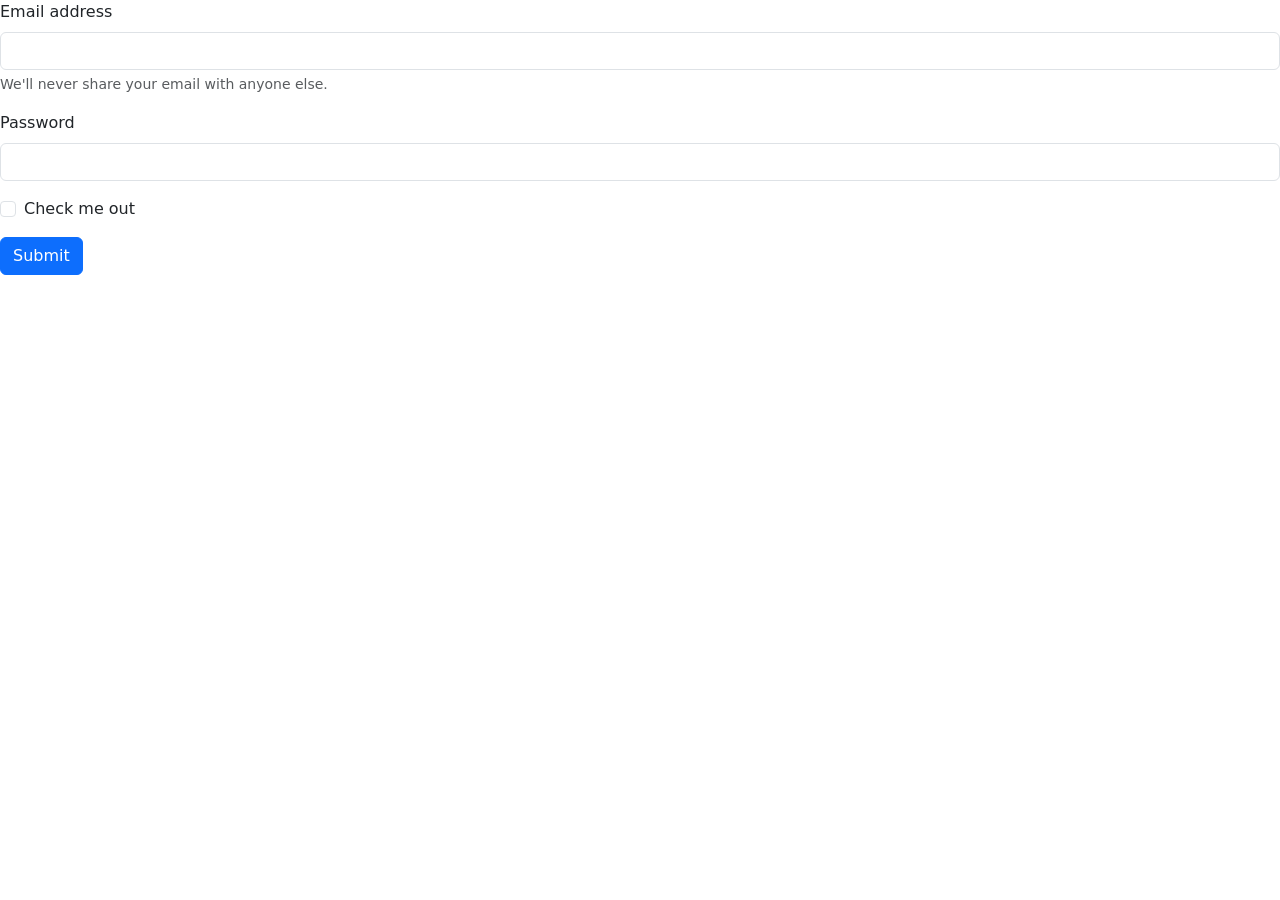
<file: login.html>
<!DOCTYPE html>
<html lang="en">

<head>
    <meta charset="UTF-8">
    <meta name="viewport" content="width=device-width, initial-scale=1.0">
    <title>Document</title>
    <link href="https://cdn.jsdelivr.net/npm/bootstrap@5.3.8/dist/css/bootstrap.min.css" rel="stylesheet"
        integrity="sha384-sRIl4kxILFvY47J16cr9ZwB07vP4J8+LH7qKQnuqkuIAvNWLzeN8tE5YBujZqJLB" crossorigin="anonymous">
</head>

<body>
    <form>
        <div class="mb-3">
            <label for="exampleInputEmail1" class="form-label">Email address</label>
            <input type="email" class="form-control" id="exampleInputEmail1" aria-describedby="emailHelp">
            <div id="emailHelp" class="form-text">We'll never share your email with anyone else.</div>
        </div>
        <div class="mb-3">
            <label for="exampleInputPassword1" class="form-label">Password</label>
            <input type="password" class="form-control" id="exampleInputPassword1">
        </div>
        <div class="mb-3 form-check">
            <input type="checkbox" class="form-check-input" id="exampleCheck1">
            <label class="form-check-label" for="exampleCheck1">Check me out</label>
        </div>
        <button type="submit" class="btn btn-primary">Submit</button>
    </form>
</body>
<script src="https://cdn.jsdelivr.net/npm/bootstrap@5.3.8/dist/js/bootstrap.bundle.min.js" integrity="sha384-FKyoEForCGlyvwx9Hj09JcYn3nv7wiPVlz7YYwJrWVcXK/BmnVDxM+D2scQbITxI" crossorigin="anonymous"></script>
</html>
</file>
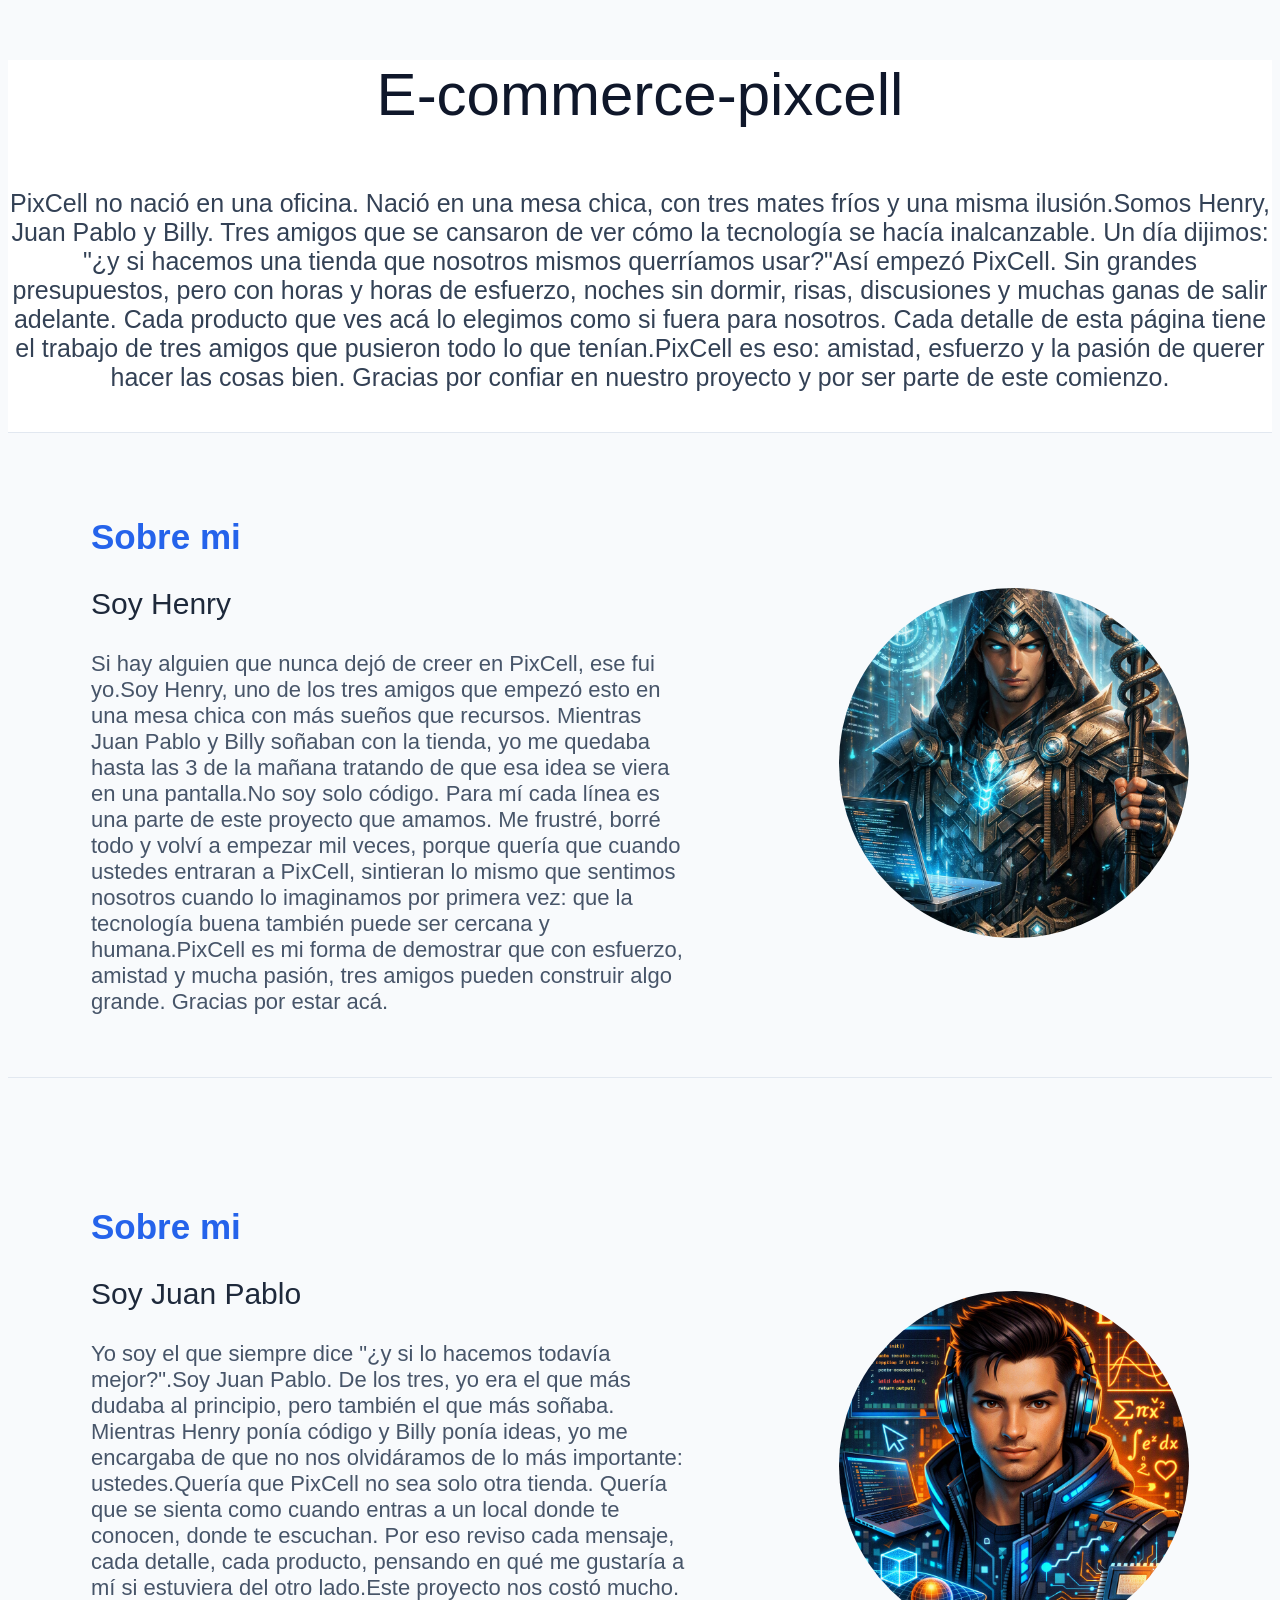
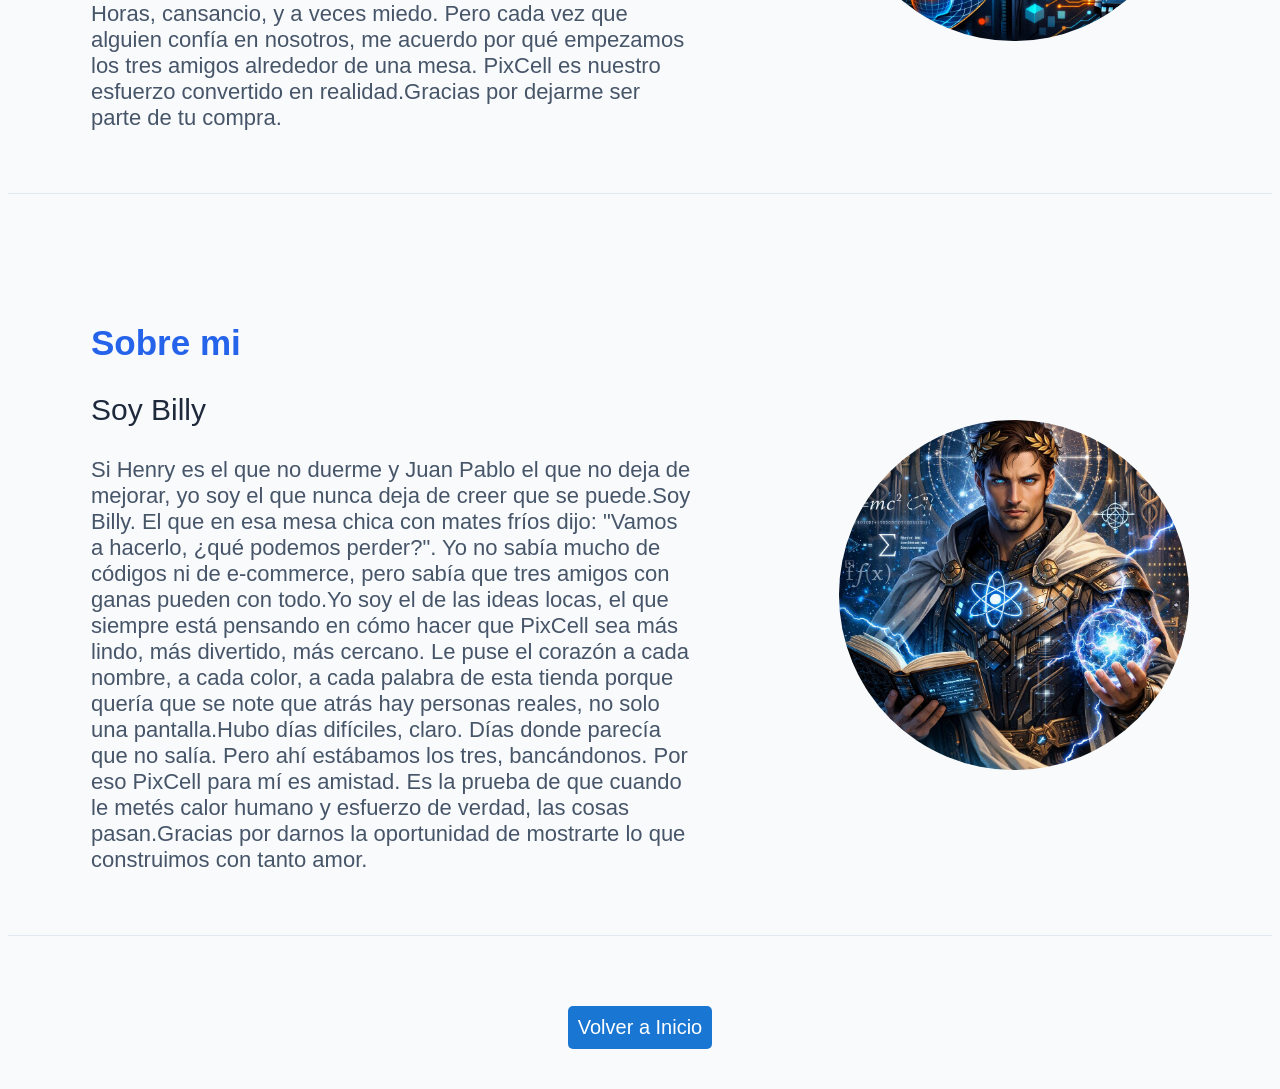
<file: nosotros.html>
<!DOCTYPE html>
<html lang="en">

<head>
    <meta charset="UTF-8">
    <meta name="viewport" content="width=device-width, initial-scale=1.0">
    <title>Nosotros-PixCell</title>
    <link rel="icon" href="assets/Copilot_20260907_190557.png">
    <link rel="stylesheet" href="css/nosotros.css">
</head>

<body class="nosotros">
    <header class="sobre-nosotros">
        <p class="sobre-nosotros-e-commerce">
            E-commerce-pixcell
        </p>
        <p class="historia">PixCell no nació en una oficina. Nació en una mesa chica, con tres mates fríos y una misma ilusión.Somos Henry, Juan Pablo y Billy. Tres amigos que se cansaron de ver cómo la tecnología se hacía inalcanzable. Un día dijimos: "¿y si hacemos una tienda que nosotros mismos querríamos usar?"Así empezó PixCell. Sin grandes presupuestos, pero con horas y horas de esfuerzo, noches sin dormir, risas, discusiones y muchas ganas de salir adelante. Cada producto que ves acá lo elegimos como si fuera para nosotros. Cada detalle de esta página tiene el trabajo de tres amigos que pusieron todo lo que tenían.PixCell es eso: amistad, esfuerzo y la pasión de querer hacer las cosas bien. Gracias por confiar en nuestro proyecto y por ser parte de este comienzo.</p>
    </header>
    <main>
        <section class="sobre-mi">
            <article>
                <h2 class="henry">Sobre mi</h2>
                <p class="henryp1"> Soy Henry</p>
                <p class="henryp">Si hay alguien que nunca dejó de creer en PixCell, ese fui yo.Soy Henry, uno de los tres amigos que empezó esto en una mesa chica con más sueños que recursos. Mientras Juan Pablo y Billy soñaban con la tienda, yo me quedaba hasta las 3 de la mañana tratando de que esa idea se viera en una pantalla.No soy solo código. Para mí cada línea es una parte de este proyecto que amamos. Me frustré, borré todo y volví a empezar mil veces, porque quería que cuando ustedes entraran a PixCell, sintieran lo mismo que sentimos nosotros cuando lo imaginamos por primera vez: que la tecnología buena también puede ser cercana y humana.PixCell es mi forma de demostrar que con esfuerzo, amistad y mucha pasión, tres amigos pueden construir algo grande. Gracias por estar acá.</p>
            </article>
            <img src="assets/Copilot_avatar-henry.png" alt="">
        </section>
        <section class="sobre-mi">
             <article>
                <h2 class="henry">Sobre mi</h2>
                <p class="henryp1"> Soy Juan Pablo</p>
                <p class="henryp">Yo soy el que siempre dice "¿y si lo hacemos todavía mejor?".Soy Juan Pablo. De los tres, yo era el que más dudaba al principio, pero también el que más soñaba. Mientras Henry ponía código y Billy ponía ideas, yo me encargaba de que no nos olvidáramos de lo más importante: ustedes.Quería que PixCell no sea solo otra tienda. Quería que se sienta como cuando entras a un local donde te conocen, donde te escuchan. Por eso reviso cada mensaje, cada detalle, cada producto, pensando en qué me gustaría a mí si estuviera del otro lado.Este proyecto nos costó mucho. Horas, cansancio, y a veces miedo. Pero cada vez que alguien confía en nosotros, me acuerdo por qué empezamos los tres amigos alrededor de una mesa. PixCell es nuestro esfuerzo convertido en realidad.Gracias por dejarme ser parte de tu compra.</p>
            </article>
            <img src="assets/Copilot_juan-verdadero.png" alt="">

        </section>
        <section class="sobre-mi">
             <article>
                <h2 class="henry">Sobre mi</h2>
                <p class="henryp1"> Soy Billy</p>
                <p class="henryp">Si Henry es el que no duerme y Juan Pablo el que no deja de mejorar, yo soy el que nunca deja de creer que se puede.Soy Billy. El que en esa mesa chica con mates fríos dijo: "Vamos a hacerlo, ¿qué podemos perder?". Yo no sabía mucho de códigos ni de e-commerce, pero sabía que tres amigos con ganas pueden con todo.Yo soy el de las ideas locas, el que siempre está pensando en cómo hacer que PixCell sea más lindo, más divertido, más cercano. Le puse el corazón a cada nombre, a cada color, a cada palabra de esta tienda porque quería que se note que atrás hay personas reales, no solo una pantalla.Hubo días difíciles, claro. Días donde parecía que no salía. Pero ahí estábamos los tres, bancándonos. Por eso PixCell para mí es amistad. Es la prueba de que cuando le metés calor humano y esfuerzo de verdad, las cosas pasan.Gracias por darnos la oportunidad de mostrarte lo que construimos con tanto amor.</p>
            </article>
            <img src="assets/Copilot_billy.png" alt="">
        </section>
        <div class="volver-inicio">
            <a href="index.html">Volver a Inicio</a>
        </div>
    </main>
</body>

</html>
</file>
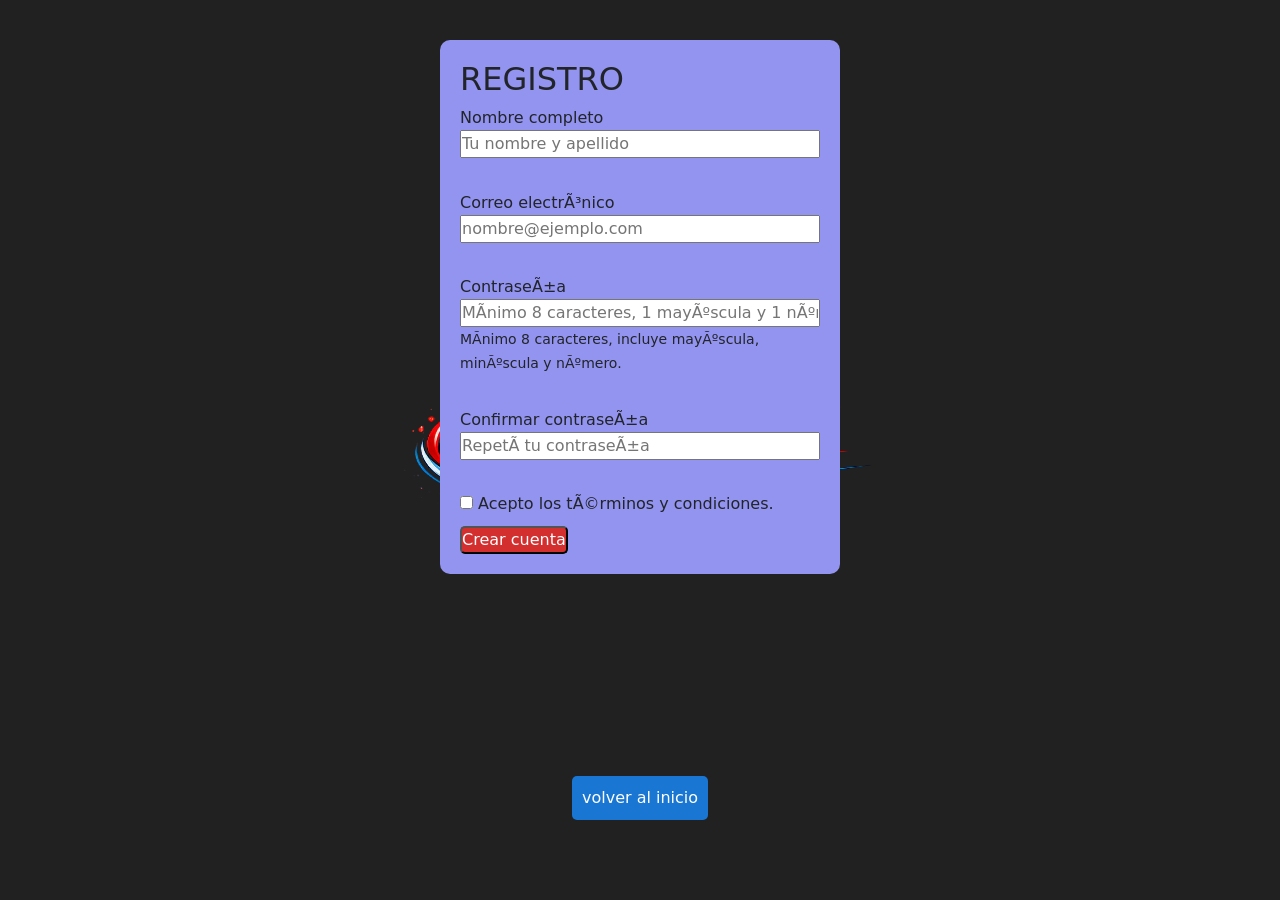
<file: registro.html>
<!DOCTYPE html>
<html>

<head>
  <meta name="viewport" content="width=device-width, initial-scale=1.0">
  <title>Registro - PixCeLL</title>
  <link rel="icon" href="assets/Copilot_20260907_190557.png">
  <link href="https://cdn.jsdelivr.net/npm/bootstrap@5.3.8/dist/css/bootstrap.min.css" rel="stylesheet"
    integrity="sha384-sRIl4kxILFvY47J16cr9ZwB07vP4J8+LH7qKQnuqkuIAvNWLzeN8tE5YBujZqJLB" crossorigin="anonymous">
  <link rel="stylesheet" href="css/styles.css">
</head>

<body class="pixcell-billy">

  <div class="registro-billy">
    <h2 class="registro">REGISTRO</h2>

    <form id="form-registro" action="error.html" method="POST"> <!--aqui se agrega para redirigir a la pagina error-->
      <div class="campo">
        <label for="nombre">Nombre completo</label>
        <input type="text" id="nombre" name="nombre" placeholder="Tu nombre y apellido" autocomplete="name"
          minlength="3" required>
        <small class="error-msg"></small>
      </div>
      <div class="campo">
        <label for="email">Correo electrónico</label>
        <input type="email" id="email" name="email" placeholder="nombre@ejemplo.com" autocomplete="email" required>
        <small class="error-msg"></small>
      </div>
      <div class="campo">
        <label for="password">Contraseña</label>
        <input type="password" id="password" name="password" placeholder="Mínimo 8 caracteres, 1 mayúscula y 1 número"
          autocomplete="new-password" minlength="8" required>
        <small class="hint">Mínimo 8 caracteres, incluye mayúscula, minúscula y número.</small>
        <small class="error-msg"></small>
      </div>
      <div class="campo">
        <label for="confirmar-password">Confirmar contraseña</label>
        <input type="password" id="confirmar-password" name="confirmar-password" placeholder="Repetí tu contraseña"
          autocomplete="new-password" minlength="8" required>
        <small class="error-msg"></small>
      </div>
      <div class="campo-checkbox">
        <input type="checkbox" id="terminos" name="terminos" required>
        <label for="terminos">Acepto los términos y condiciones.</label>
      </div>
      <button class="crear-cuenta" type="submit">Crear cuenta</button>
    </form>


  </div>
  <div class="volver-inicio">
    <a href="index.html" class="btn btn-primary">volver al inicio</a>
  </div>
</body>

</html>
</file>
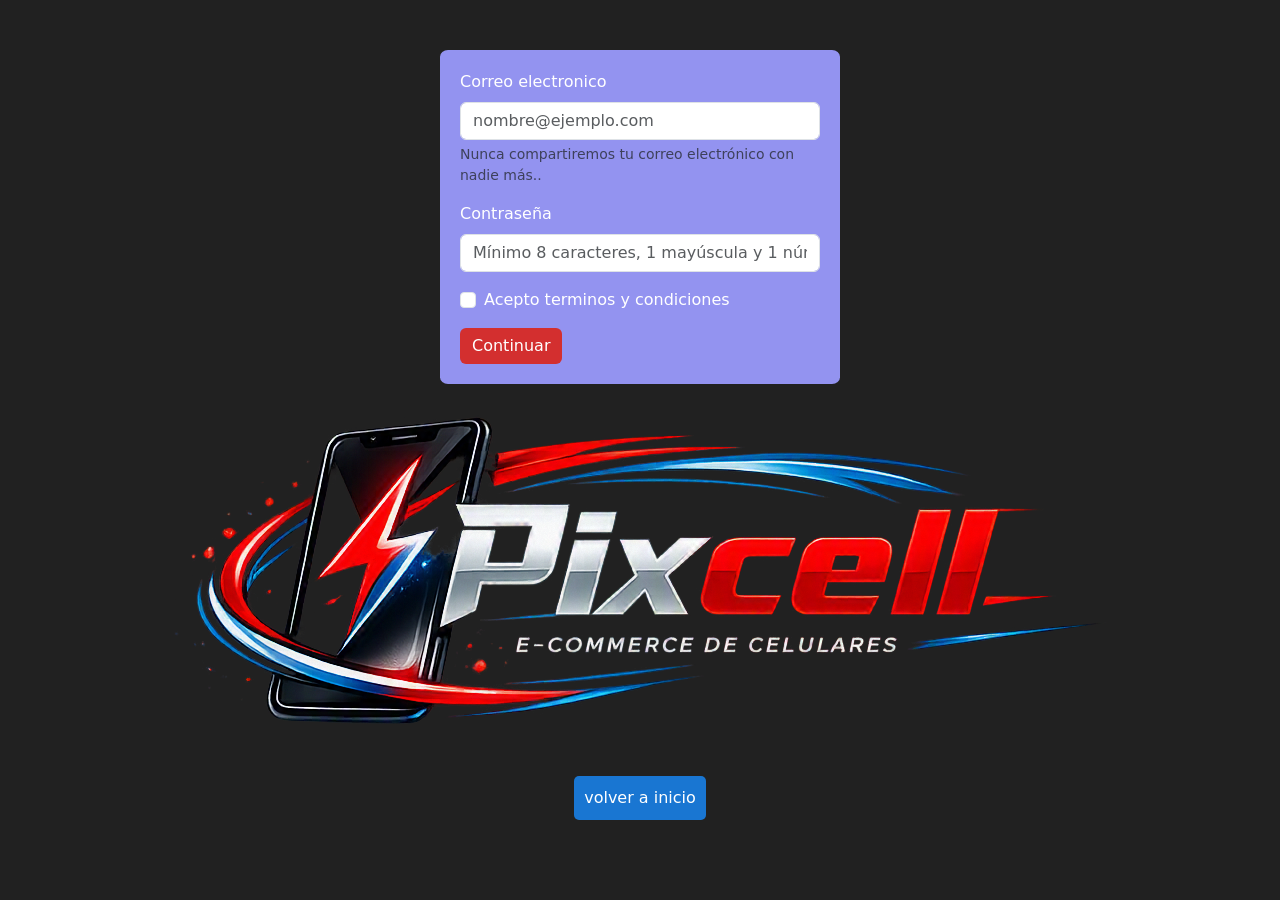
<file: sesion.html>
<!DOCTYPE html>
<html lang="en">

<head>
    <meta charset="UTF-8">
    <meta name="viewport" content="width=device-width, initial-scale=1.0">
    <title>Inicio-Sesion-PixCell</title>
    <link rel="icon" href="assets/Copilot_20260907_190557.png">
    <link href="https://cdn.jsdelivr.net/npm/bootstrap@5.3.8/dist/css/bootstrap.min.css" rel="stylesheet"
        integrity="sha384-sRIl4kxILFvY47J16cr9ZwB07vP4J8+LH7qKQnuqkuIAvNWLzeN8tE5YBujZqJLB" crossorigin="anonymous">
        <link rel="stylesheet" href="css/styles.css">
</head>

<body class="pixcellregistro">
    <form class="form-sesion" action="error.html"><!--aqui se agrega para re dirigir a la pagina error-->
        <div class="mb-3">
            <label for="exampleInputEmail1" class="form-label">Correo electronico</label>
            <input type="email" class="form-control" id="exampleInputEmail1" aria-describedby="emailHelp" placeholder="nombre@ejemplo.com" autocomplete="email" required>
            <div id="emailHelp" class="form-text">Nunca compartiremos tu correo electrónico con nadie más..</div>
        </div>
        <div class="mb-3">
            <label for="exampleInputPassword1" class="form-label">Contraseña</label>
            <input type="password" class="form-control" id="exampleInputPassword1" placeholder="Mínimo 8 caracteres, 1 mayúscula y 1 número"
          autocomplete="new-password" minlength="8" required>
        </div>
        <div class="mb-3 form-check">
            <input type="checkbox" class="form-check-input" id="exampleCheck1" required>
            <label class="form-check-label" for="exampleCheck1">Acepto terminos y condiciones</label>
        </div>
        <button type="submit" class="btn btn-primary">Continuar</button>
    </form>
    <div class="volver-inicio">
        <a href="index.html" class="btn btn-primary">volver a inicio</a>
    </div>
    <script src="https://cdn.jsdelivr.net/npm/bootstrap@5.3.8/dist/js/bootstrap.bundle.min.js" integrity="sha384-FKyoEForCGlyvwx9Hj09JcYn3nv7wiPVlz7YYwJrWVcXK/BmnVDxM+D2scQbITxI" crossorigin="anonymous"></script>
</body>

</html>
</file>
<file: css/styles.css>
@import url(header.css);
@import url(footer.css);
@import url(sesion.css);
@import url(nosotros.css);
@import url(registro.css);
@import url(error.css);
@import url(carousel.css);
@import url(main-destacados.css);
@import url(productos.css);

*{
    box-sizing: border-box;
    padding: 0;
    margin: 0;
}

:root{
    --color-rojo-intenso: #D32F2F;
    --color-azul-electrico: #1976D2;
    --color-blanco: #FFFFFF;
    --color-plateado: #B0BEC5;
    --color-gris-oscuro: #212121;
}
</file>
<file: css/footer.css>
.footer-pixcell {
  background: #000;
  color: white;
  padding: 30px 20px;
  border-top: 3px solid #ff0033;
  font-family: Arial, sans-serif;
}

.footer-container {
  display: flex;
  justify-content: space-around;
  flex-wrap: wrap;
  max-width: 1200px;
  margin: auto;
}

.footer-col {
  flex: 1;
  min-width: 200px;
  margin: 10px;
}

.footer-col h4 {
  color: #fff;
  font-style: italic;
}

.footer-col h4 i {
  color: #ff0033; 
}

.footer-col h5 {
  color: #fff;
  margin-bottom: 10px;
  border-bottom: 2px solid #0099ff; 
  display: inline-block;
  padding-bottom: 5px;
}

.footer-col ul {
  list-style: none;
  padding: 0;
}

.footer-col ul li {
  margin: 8px 0;
}

.footer-col ul li a {
  color: #ccc;
  text-decoration: none;
  transition: 0.3s;
}


.footer-col ul li:nth-child(1) a:hover i { color: #E4405F; }
.footer-col ul li:nth-child(2) a:hover i { color: #1877F2; }
.footer-col ul li:nth-child(3) a:hover i { color: #aaaaaa; }
.footer-col ul li:nth-child(4) a:hover i { color: #00f2ea; }

.footer-col ul li a i {
  margin-right: 8px;
  color: white;
}
.footer-bottom{
  border-top: 1px solid #222;
  margin-top: 15px;
  padding-top: 10px;
  text-align: center;
  color: #777;
  font-size: 13px;
}

.footer-pixcell a {
  color: white;
  text-decoration: none;
}

.footer-logo {
  width: 300px;
  height: auto;
  display: block;
  margin: 0 auto 8px auto;
}

.footer-bottom p{
  color: #666;
  font-size: 15px;
  margin: 0;
}

@media (max-width: 1024px) {
  .footer-container {
    gap: 20px;
  }
  .footer-logo {
    width: 220px;
  }
}
@media (max-width: 900px) {
  .footer-col {
    min-width: 180px;
    flex: 1 1 40%;
  }
}
@media (max-width: 768px) {
  .footer-pixcell {
    padding: 25px 15px 15px;
  }
  .footer-container {
    flex-direction: column;
    align-items: center;
    text-align: center;
  }
  .footer-col {
    min-width: 100%;
    margin: 10px 0;
    align-items: center;
  }
  .footer-col ul {
    padding: 0;
    align-items: center;
  }
  .footer-logo {
    width: 190px;
    margin: 0 auto 10px auto;
  }
  .footer-bottom p {
    font-size: 13px;
    text-align: center;
  }
}
</file>
<file: css/nosotros.css>
.sobre-mi img{
    max-width: 100%;
    height: auto;
}



.nosotros{
    background-color: #e9ecef;
    font-family: Arial, Helvetica, sans-serif;
}



.sobre-nosotros-e-commerce{
    text-align: center;
    font-size: 60px;
    color: #0f172a;
    
}

.sobre-nosotros-e-commerce{
    transition: all 0.3s ease;
}
.sobre-nosotros-e-commerce:hover{
    transform: translate(-9px);
    box-shadow: 0 10px 20px rgba(0, 0, 0, 0, 2);
}
.nosotros{
    background-color: #f8fafc;
}

.sobre-nosotros{
    background-color: #ffffff;
}
.historia{
    color: #334155;
    font-size: 25px;
    padding-bottom: 40px;
    text-align: center;
    border-bottom: 1px solid #e2e8f0; 
}
.henry{
    font-size: 35px;
    color: #2563eb;
}
.henryp1{
    font-size: 30px;
    color: #1e293b;
}
.henryp{
    font-size: 22px;
    color: #475569;
}



.sobre-mi{
    display: flex;
    justify-content: space-around;
    align-items: center;
    gap: 40px;
    padding: 30px;
    margin-bottom: 70px;
    padding-bottom: 40px;
    border-bottom: 1px solid #e2e8f0;
    
}

.sobre-mi img{
    transition: all 0.3s ease;
   
}
.sobre-mi img:hover{
     transform: translatey(-9px);
    box-shadow: 0 10px 20px rgba(0, 0, 0, 0, 2);

}
.henry{
    transition: all 0.3s ease;
}
.henry:hover{
    transform: translate(-9px);
    box-shadow: 0 10px 20px rgba(0, 0, 0, 0, 2);
}



.sobre-mi article{
    width: 50%;
    min-width: 280px;

}
.henry{
    margin-bottom: 20px;


}
.sobre-mi img{
    width:350px ;
    height: 350px;
    object-fit: cover;
    border-radius: 50%;

}
.contacto-henry{
text-align: center;
padding: 40px;
}
.contacto-henry h3{
    color: #0f172a;

}
.contacto a{
    display: inline-block;
    text-decoration: none;
    background-color: #2563eb;
    color: #ffffff;
    padding: 10px;
    border-radius: 10px;

}
.contacto-henry a{
    display: inline-block;
    text-decoration: none;
}
.volver-inicio{
    display: flex;
    justify-content: center;
    margin: 40px 0;
    font-size: 20px;

}
/*no de emergencia  malas practicas no*/
/* RESPONSIVE - solo se activa en celular */
@media (max-width: 768px) {
  .sobre-nosotros-e-commerce {
    font-size: 32px; /* de 60px a 32px en celu */
  }
  /* Función: achica el titulo para que no se salga */

  .historia, .henryp, .henryp1 {
    font-size: 18px;
    padding-left: 15px;
    padding-right: 15px;
  }
  /* Función: texto más chico y con aire a los costados */

  .sobre-mi {
    flex-direction: column; /* de fila a columna */
    justify-content: center;
  }
  /* Función: en celu pone texto arriba y foto abajo. Antes tenías space-around que en celu queda mal */

  .sobre-mi article {
    width: 100%; /* de 50% a 100% en celu */
  }
  /* Función: el texto ocupa todo el ancho del celular */

  .sobre-mi img {
    width: 220px;
    height: 220px;
    order: -1; /* la foto sube arriba */
  }
  /* Función: foto más chica y arriba del texto, queda más prolijo en mobile */
}

.volver-inicio a{
    background-color: #1976D2;
    padding: 10px;
    border-radius: 5px;
    text-decoration: none;
    color: white;
    transition: 0.3s;
}

.volver-inicio a:hover{
    transform: scale(1.05);
    box-shadow: 0 15px 35px rgba(0,0,0,0.18);
}
</file>
